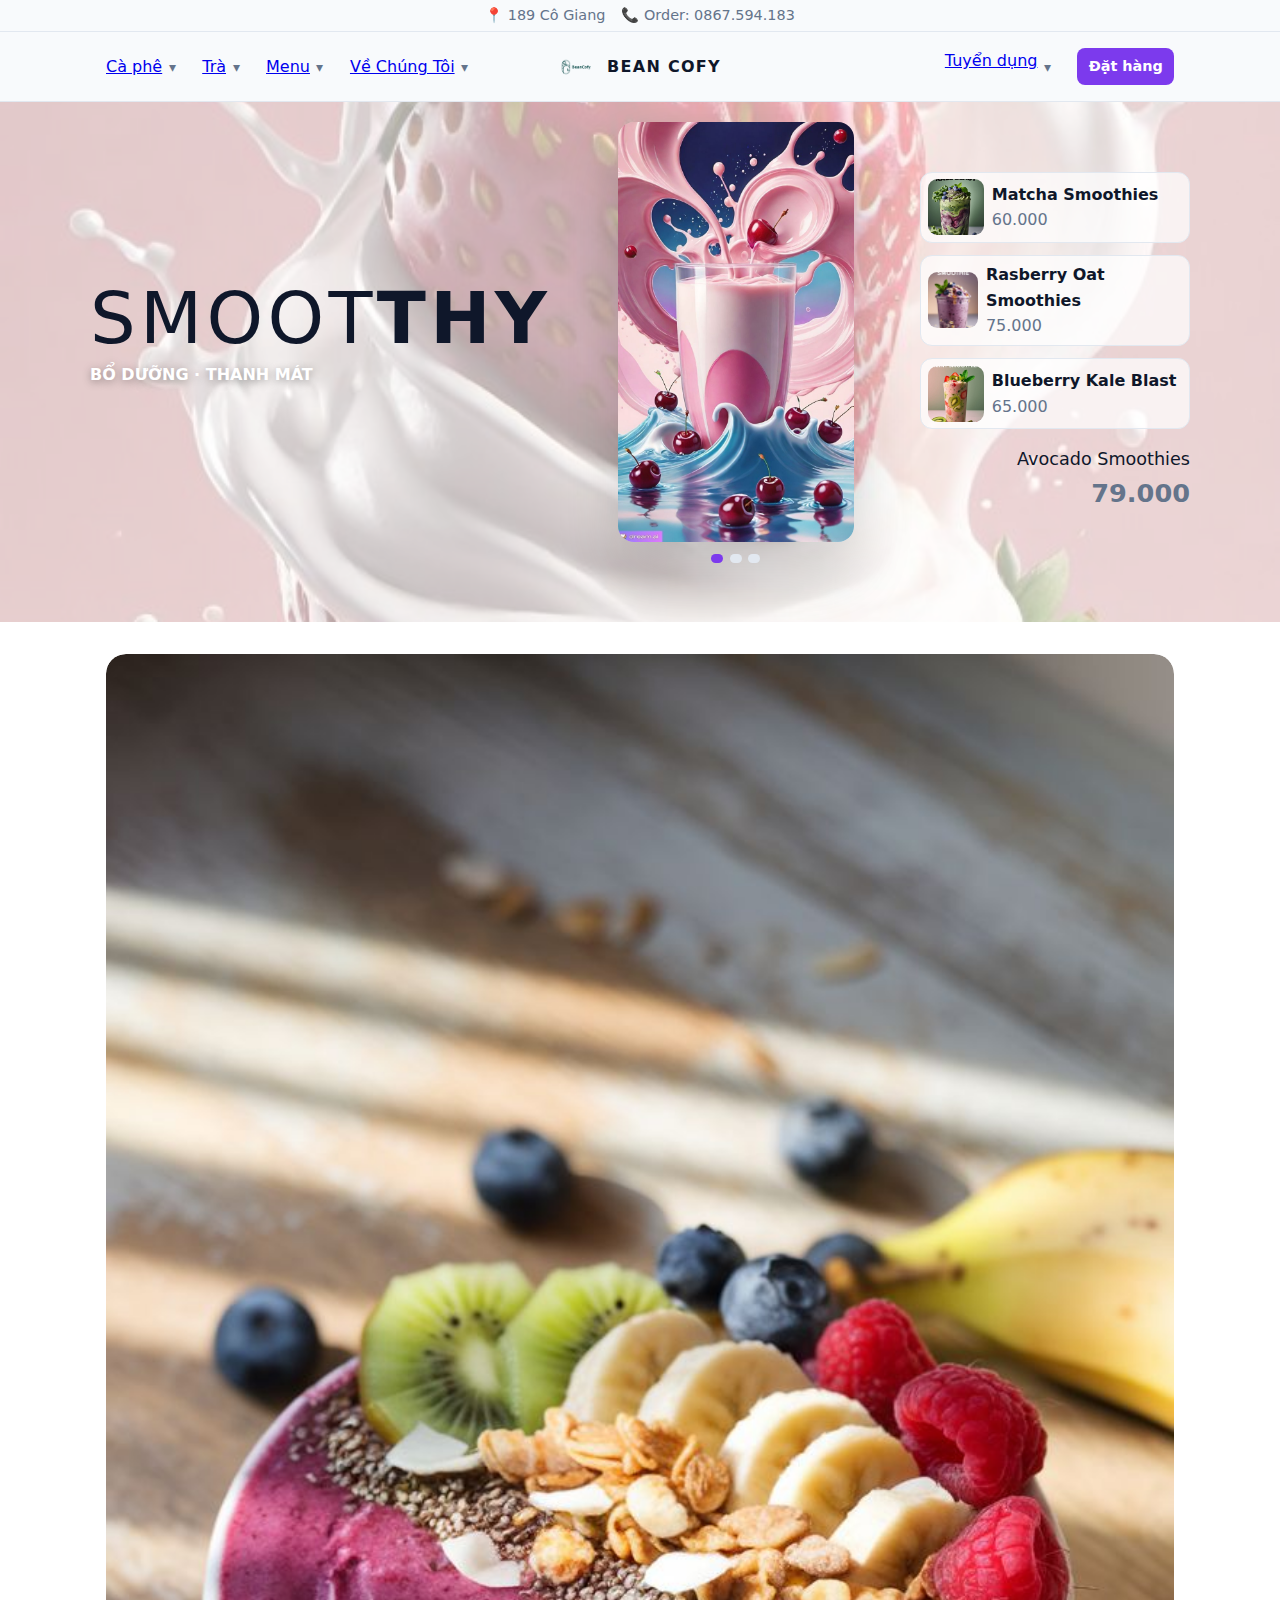
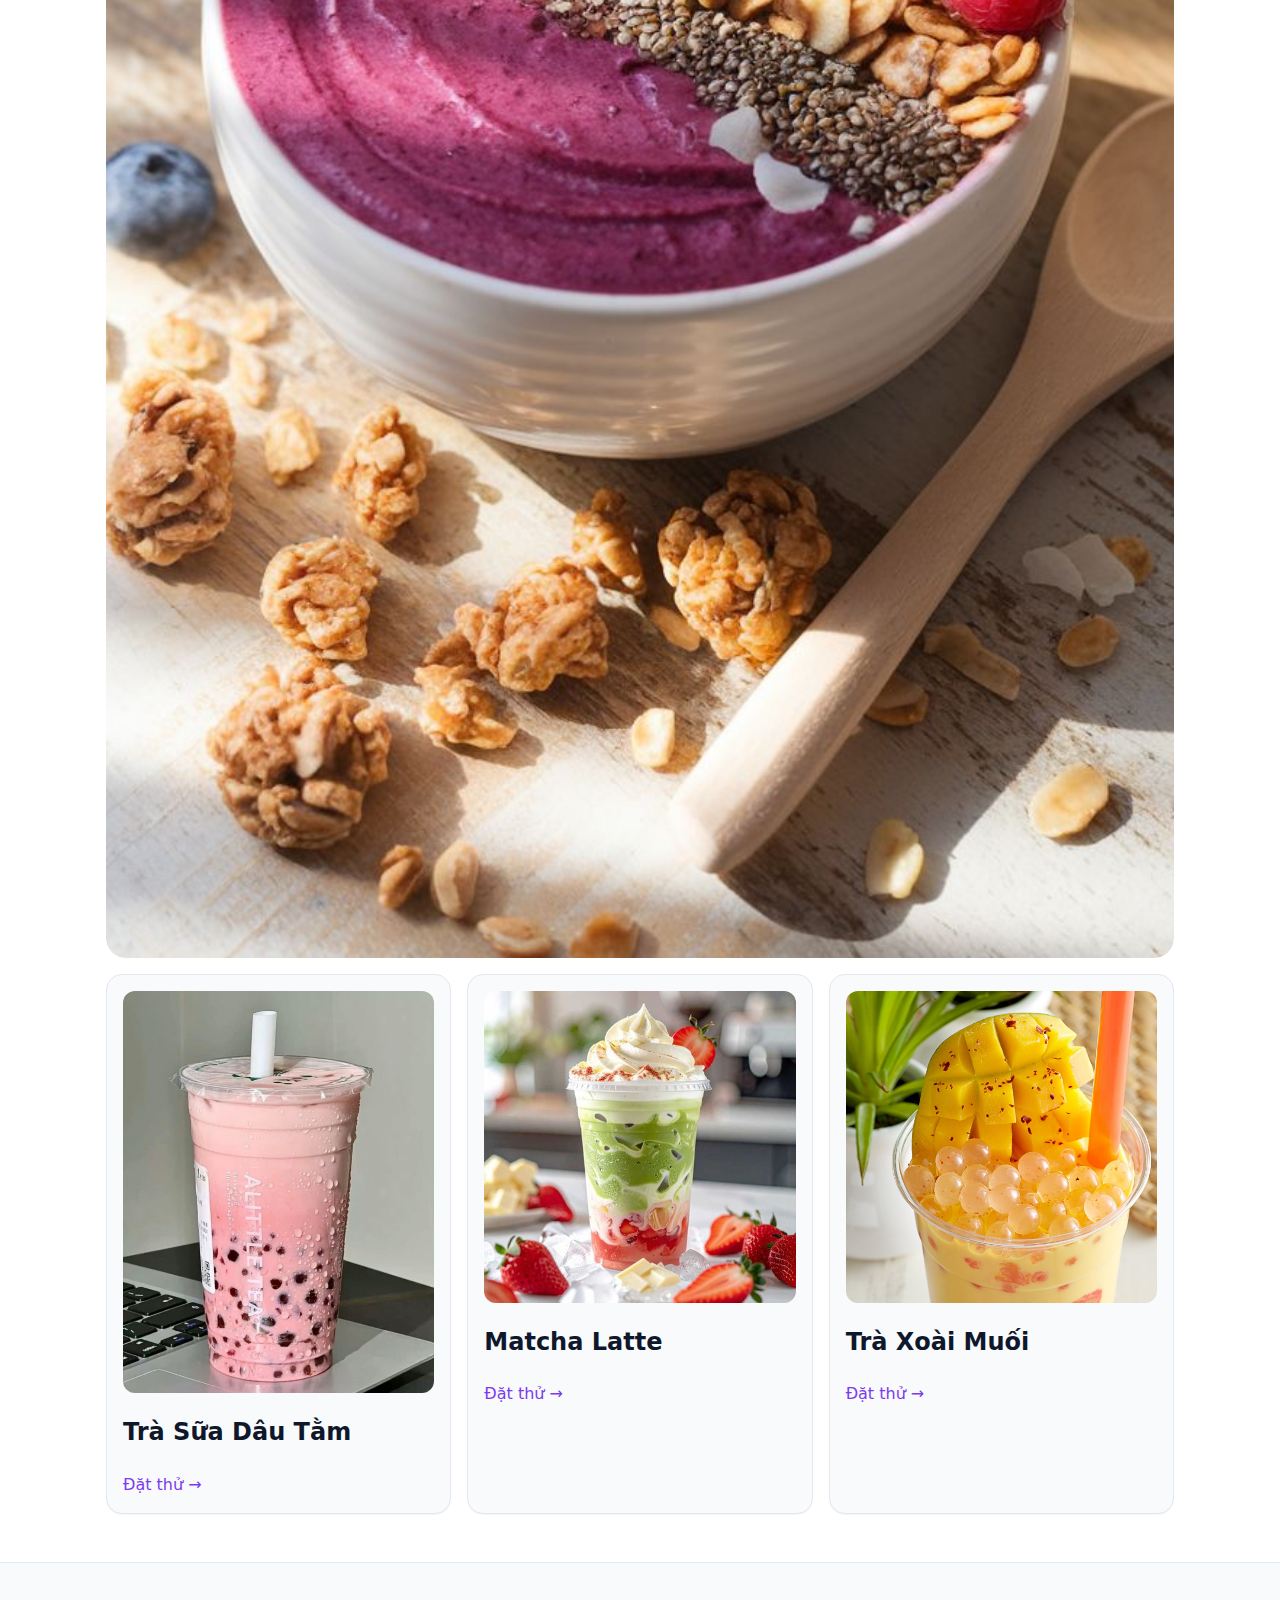
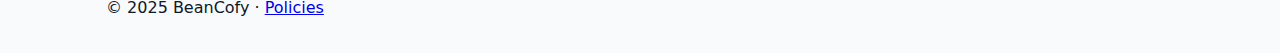
<file: index.html>
<!DOCTYPE html>
<html lang="en">
<head>
  <meta charset="utf-8" />
  <meta name="viewport" content="width=device-width, initial-scale=1" />
  <meta name="description" content="Specialty coffee, pastries, and warm vibes." />
  <title>BeanCofy</title>
  <link rel="icon" href="/assets/img/logo.png" type="image/png" />
  <link rel="stylesheet" href="/assets/css/styles.css" />
</head>
<body>
  <a class="skip-link" href="#content">Skip to content</a>

  <div class="topbar" role="region" aria-label="Store info">
    <div class="container topbar-inner">
      <span>📍 189 Cô Giang</span>
      <span>📞 Order: 0867.594.183</span>
    </div>
  </div>

  <!--logo-->
  <header class="site-header header-centered" role="banner">
    <div class="container">
      <nav class="site-nav centered" aria-label="Main">
        <button id="navToggle" class="nav-toggle" aria-expanded="false" aria-controls="navMenu">Menu ☰</button>
        <ul class="left menu-root" id="navMenu">
          
          <!--LR-->
            <!--CÀE-->
          <li class="has-submenu">
            <a href="menu.html" aria-haspopup="true" aria-expanded="false">Cà phê</a> 
            <button class="submenu-toggle" aria-label="Mở danh mục Cà phê"></button>
            <ul class="submenu" aria-label="Danh mục Cà phê">
              <li><a href="menu.html#espresso">Espresso</a></li>
              <li><a href="menu.html#americano">Americano</a></li>
              <li><a href="menu.html#latte">Latte</a></li>
              <li><a href="menu.html#cappuccino">Cappuccino</a></li>
              <li><a href="menu.html#coldbrew">Cold Brew</a></li>
            </ul>
          </li>

          <!--muc tra-->
          <li class="has-submenu">
            <a href="/menu.html" aria-haspopup="true" aria-expanded="false">Trà</a>
            <button class="submenu-toggle" aria-label="Mở danh mục Trà"></button>
            <ul class="submenu" aria-label="Danh mục Trà">
              <li><a href="/menu.html#sen-tuyet">Trà Sen Tuyết</a></li>
              <li><a href="/menu.html#sen-may">Trà Sen Mây</a></li>
              <li><a href="/menu.html#sen-vai">Trà Sen Vải</a></li>
              <li><a href="/menu.html#dao-cam-sa">Trà Đào Cam Sả</a></li>
              <li><a href="/menu.html#tra-sua">Trà Sữa</a></li>
            </ul>
          </li>

          <!--menu-->
          <li class="has-submenu">
            <a href="/menu.html" aria-haspopup="true" aria-expanded="false">Menu</a>
            <button class="submenu-toggle" aria-label="Mở danh mục Menu"></button>
            <ul class="submenu" aria-label="Danh mục Menu">
              <li><a href="/menu.html#new">Đồ uống mới</a></li>
              <li><a href="/menu.html#bestseller">Bán chạy</a></li>
              <li><a href="/menu.html#bakery">Bánh ngọt</a></li>
              <li><a href="/menu.html#food">Món mặn</a></li>
            </ul>
          </li>

          <!--aboutUS-->
          <li class="has-submenu">
            <a href="/aboutus.html" aria-haspopup="true" aria-expanded="false">Về Chúng Tôi</a>
            <button class="submenu-toggle" aria-label="Mở danh mục Chuyện Nhà"></button>
            <ul class="submenu" aria-label="Chuyện Nhà">
              <li><a href="/blog.html">Blog</a></li>
              <li><a href="/blog.html#promo">Khuyến mãi</a></li>
              <li><a href="/blog.html#events">Sự kiện</a></li>
            </ul>
          </li>
        </ul>

        <!--ten cua hang-->
        <a class="brand-center" href="/index.html" aria-label="Bean Cofy Home">
          <img src="/assets/img/logo.png" width="40" height="40" alt="Bean Cofy logo" />
          <span>BEAN COFY</span>
        </a>

        <!--right root menu -->
        <ul class="right menu-root">

          <!-- muc tuye dung-->
          <li class="has-submenu">
            <a href="/tuyendung.html" aria-haspopup="true" aria-expanded="false">Tuyển dụng</a>
            <button class="submenu-toggle" aria-label="Mở danh mục Tuyển dụng"></button>
            <ul class="submenu" aria-label="Tuyển dụng">
              <li><a href="/policy.html#pt">Part-time Barista</a></li>
              <li><a href="/policy.html#ft">Full-time Barista</a></li>
              <li><a href="/policy.html#apply">Ứng tuyển</a></li>
            </ul>
          </li>

          <li><a class="btn small" href="/dathang.html">Đặt hàng</a></li>
        </ul>
      </nav>
    </div>
  </header>

  <main id="content" class="site-main">
    <!-- HERO banner -->
    <section class="hero-full" aria-label="Featured collection">
      <div class="hero-bg" style="background-image:url('/assets/img/nuoc1.jpg')"></div>
      <div class="container hero-layer">
        <div class="hero-title">
          <h1><span class="thin">SMOOT</span>THY</h1>
          <p class="subtitle">BỔ DƯỠNG · THANH MÁT</p>
        </div>
        <div class="hero-product">
          <img src="/assets/img/nuoc2.jpg" alt="Featured pink lotus drink" />
          <div class="dots" role="tablist" aria-label="Banner slides">
            <button aria-label="Slide 1" aria-selected="true"></button>
            <button aria-label="Slide 2"></button>
            <button aria-label="Slide 3"></button>
          </div>
        </div>
        <aside class="hero-side" aria-label="Recommended drinks">
          <ul>
            <li>
              <img src="/assets/img/nuoc4.jpg" alt="" />
              <div>
                <div class="drink-name">Matcha Smoothies</div>
                <div class="price">60.000</div>
              </div>
            </li>
            <li>
              <img src="/assets/img/nuoc5.jpg" alt="" />
              <div>
                <div class="drink-name">Rasberry Oat Smoothies</div>
                <div class="price">75.000</div>
              </div>
            </li>
            <li>
              <img src="/assets/img/nuoc6.jpg" alt="" />
              <div>
                <div class="drink-name">Blueberry Kale Blast</div>
                <div class="price">65.000</div>
              </div>
            </li>
          </ul>
          <div class="hero-price-highlight">
            <div class="name">Avocado Smoothies</div>
            <div class="price big">79.000</div>
          </div>
        </aside>
      </div>
    </section>

    <!-- card grid -->
    <section class="container promo-cards" aria-label="Popular items">
      
      <article class="promo promo-big">
        <a href="/menu.html" class="promo-big-link" aria-label="Khám phá MÊ A-MÊ">
          <img src="/assets/img/smoothy.jpg" alt="Americano từ 100% Arabica. Uống là mê." />
        </a>
      </article>
      <article class="card promo">
        <img src="/assets/img/nuoc7.jpg" alt="Trà Sữa Dâu Tằm" />
        <h2>Trà Sữa Dâu Tằm</h2>
        <a class="text-link" href="/menu.html#food">Đặt thử →</a>
      </article>
      <article class="card promo">
        <img src="/assets/img/nuoc8.jpg" alt="Matcha" />
        <h2>Matcha Latte</h2>
        <a class="text-link" href="/menu.html#dessert">Đặt thử →</a>
      </article>
      <article class="card promo">
        <img src="/assets/img/nuoc9.jpg" alt="Trà xoài" />
        <h2>Trà Xoài Muối</h2>
        <a class="text-link" href="/menu.html#food">Đặt thử →</a>
      </article>
    </section>
  </main>

  <footer class="site-footer">
    <div class="container">
      <p>&copy; 2025 BeanCofy · <a href="/policy.html">Policies</a></p>
    </div>
  </footer>

  <script src="/assets/js/main.js" defer></script>
</body>
</html>
</file>
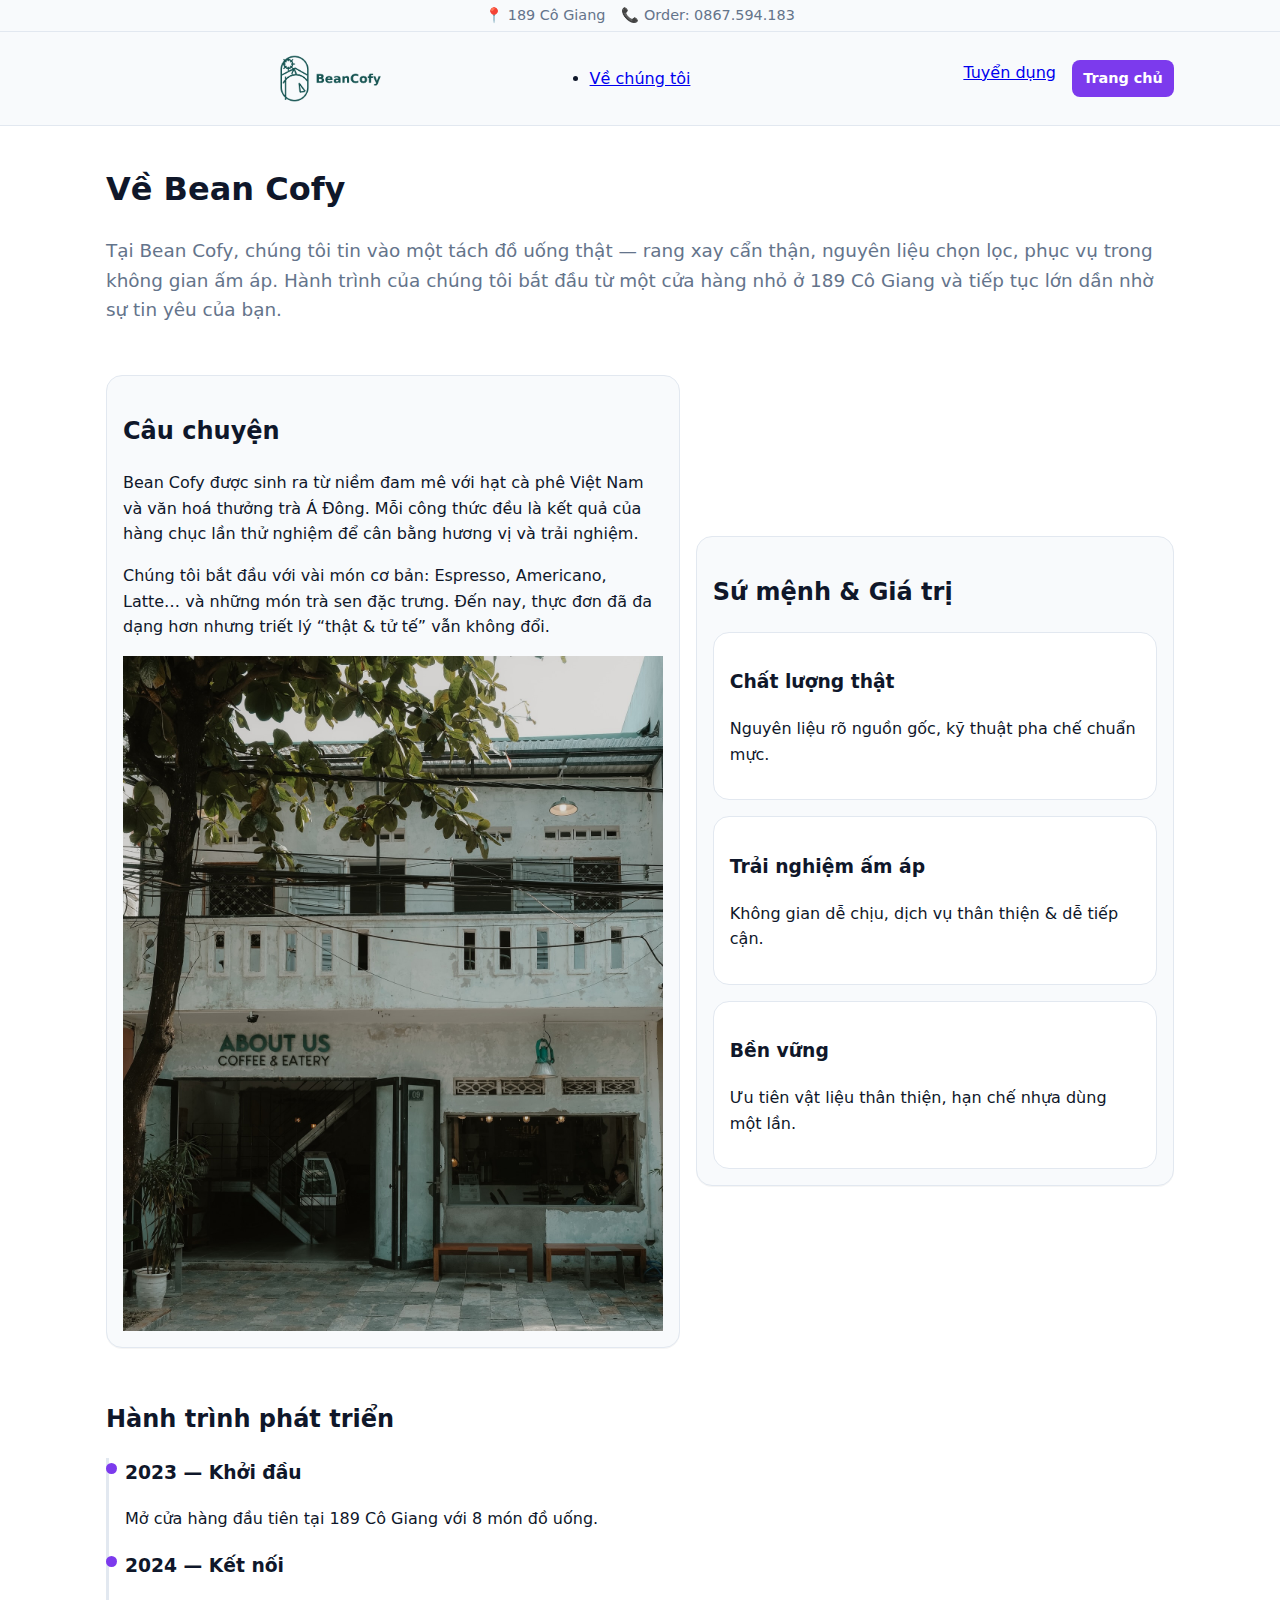
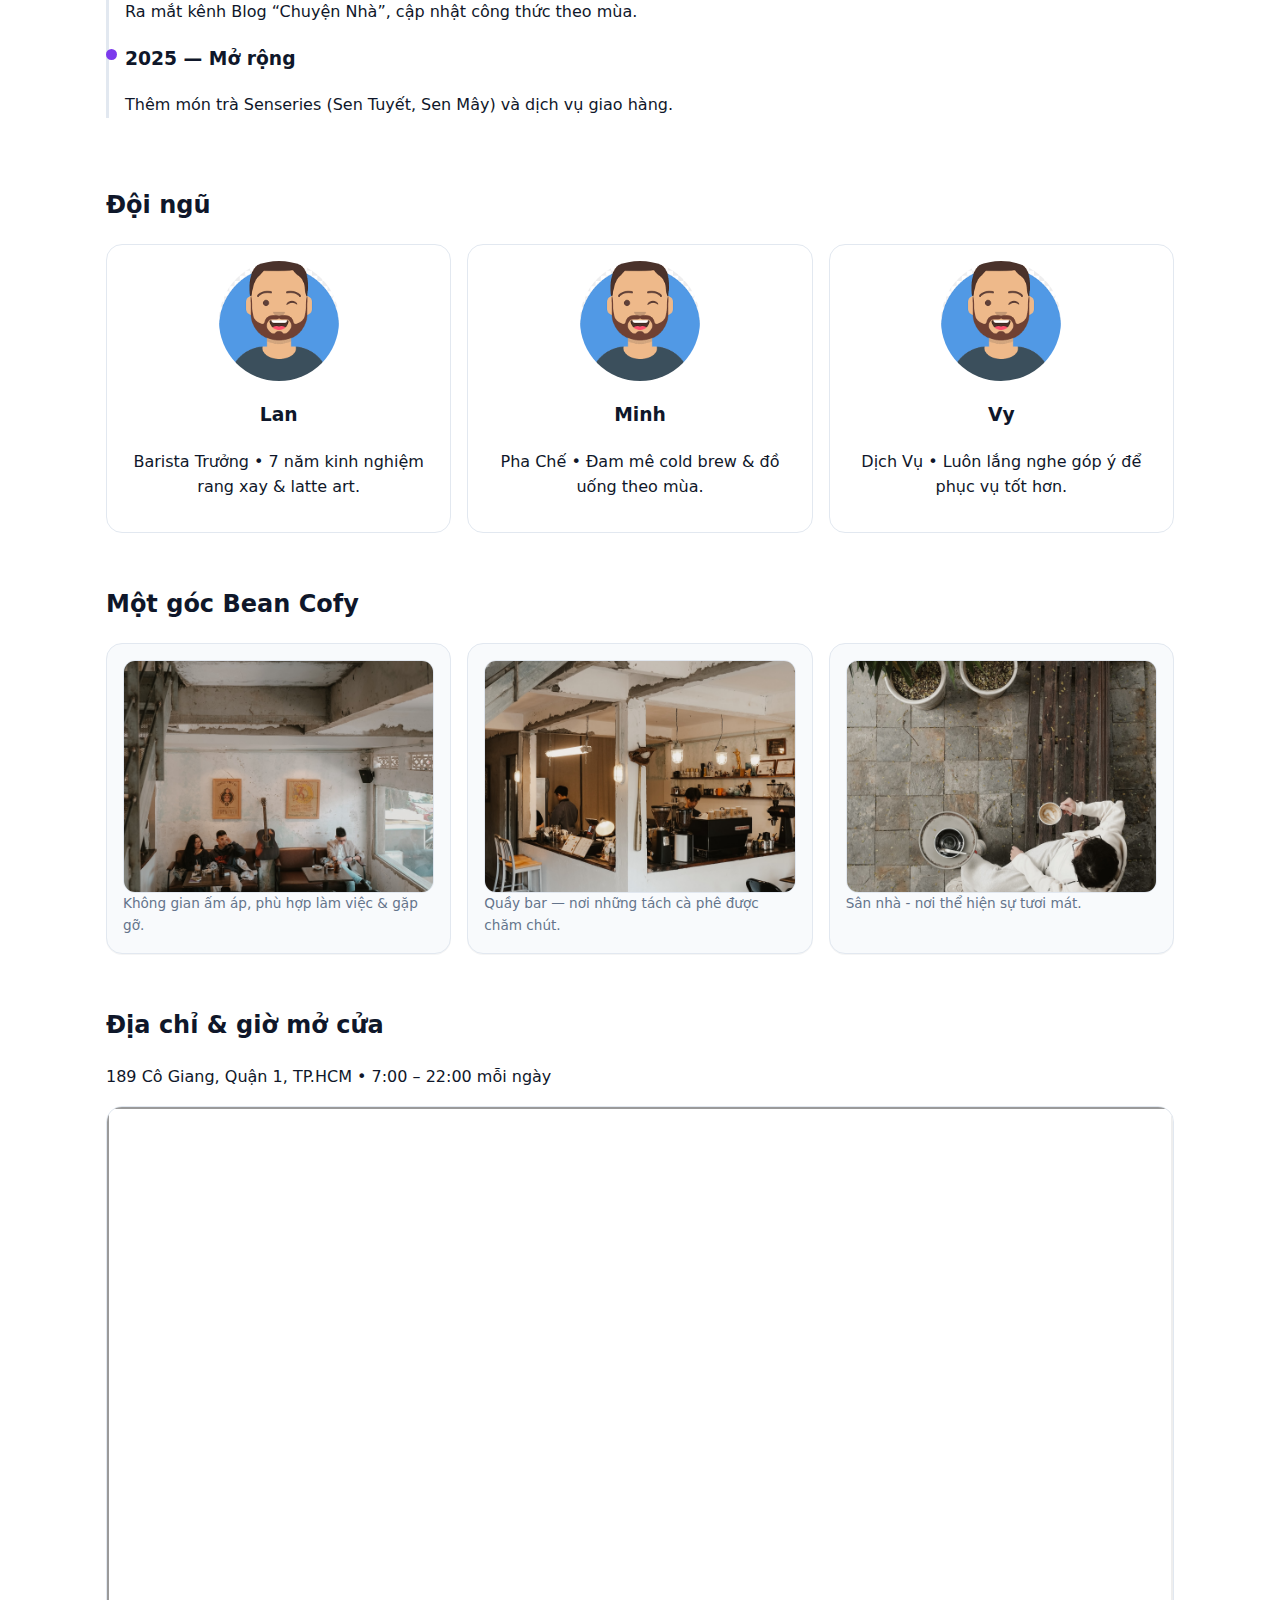
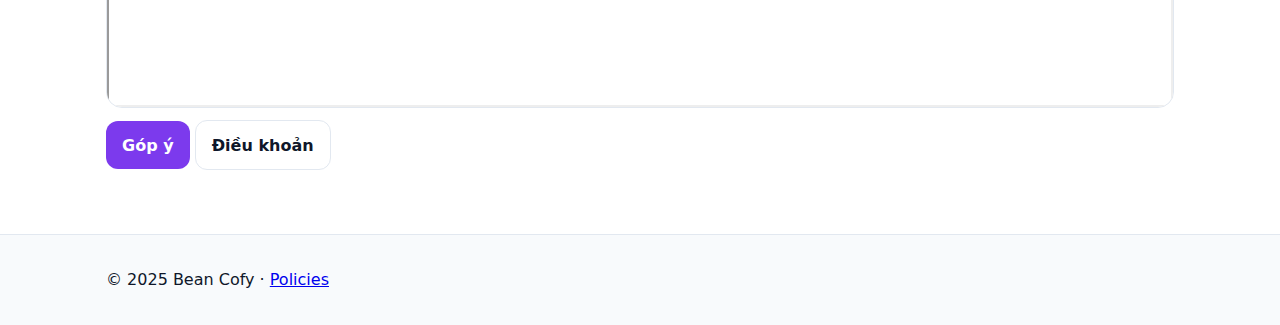
<file: aboutus.html>
<!DOCTYPE html>
<html lang="vi">
<head>
  <meta charset="utf-8" />
  <meta name="viewport" content="width=device-width, initial-scale=1" />
  <meta name="description" content="mô tả" />
  <title>Về chúng tôi • Bean Cofy</title>
  <link rel="icon" href="/assets/img/logo.png" type="image/png" />
  <link rel="stylesheet" href="/assets/css/styles.css" />
  <style>

    /*CSS*/
    .about-hero{background:var(--surface);border-bottom:1px solid var(--border)}
    .about-lead{font-size:1.15rem;color:var(--muted)}
    .values{display:grid;grid-template-columns:repeat(auto-fit,minmax(220px,1fr));gap:1rem;margin-top:1rem}
    .value{padding:1rem;border:1px solid var(--border);border-radius:var(--radius);background:var(--bg)}
    .timeline{border-left:3px solid var(--border);padding-left:1rem;margin:1rem 0}
    .timeline .item{position:relative;margin:1rem 0}
    .timeline .item::before{content:"";position:absolute;left:-1.2rem;top:.3rem;width:.7rem;height:.7rem;border-radius:999px;background:var(--brand)}
    .team{display:grid;grid-template-columns:repeat(auto-fit,minmax(220px,1fr));gap:1rem}
    .member{padding:1rem;border:1px solid var(--border);border-radius:var(--radius);background:var(--bg);text-align:center}
    .member img{width:120px;height:120px;object-fit:cover;border-radius:999px;margin:0 auto .5rem}
    .about-media{display:grid;grid-template-columns:repeat(auto-fit,minmax(260px,1fr));gap:1rem;margin-top:1rem}
    .about-media figure{margin:0}
    .about-media img{width:100%;aspect-ratio:4/3;object-fit:cover;border-radius:calc(var(--radius) - 4px);border:1px solid var(--border)}
  </style>
</head>
<body>
  <a class="skip-link" href="#main">Bỏ qua nội dung</a>

  <div class="topbar" role="region" aria-label="Store info">
    <div class="container topbar-inner">
      <span>📍 189 Cô Giang</span>
      <span>📞 Order: 0867.594.183</span>
    </div>
  </div>

  <!--Header-->
  <header class="site-header header-centered about-hero" role="banner">
    <div class="container">
      <nav class="site-nav centered" aria-label="Main">
        <button id="navToggle" class="nav-toggle" aria-expanded="false" aria-controls="navMenu">Menu ☰</button>

        <a class="brand-center" href="/index.html" aria-label="Bean Cofy Home">
          <img src="/assets/img/logo.png" width="140" height="48" alt="BEAN COFY logo" />
        </a>

        <!--LR-->
          <li><a href="/aboutus.html" aria-current="page">Về chúng tôi</a></li>
        </ul>

        <!--RR-->
        <ul class="right menu-root">
          <li><a href="/policy.html#jobs">Tuyển dụng</a></li>
          <li><a class="btn small" href="/index.html">Trang chủ</a></li>
        </ul>
      </nav>
    </div>
  </header>

  <main id="main" class="site-main">
    <section class="container" aria-labelledby="about-title" style="padding-top:1rem">
      <h1 id="about-title">Về Bean Cofy</h1>
      <p class="about-lead">Tại Bean Cofy, chúng tôi tin vào một tách đồ uống thật — rang xay cẩn thận, nguyên liệu chọn lọc, phục vụ trong không gian ấm áp. Hành trình của chúng tôi bắt đầu từ một cửa hàng nhỏ ở 189 Cô Giang và tiếp tục lớn dần nhờ sự tin yêu của bạn.</p>
    </section>

  
    <section class="container grid-2" aria-label="Câu chuyện & Sứ mệnh">
      <div class="card">
        <h2>Câu chuyện</h2>
        <p>Bean Cofy được sinh ra từ niềm đam mê với hạt cà phê Việt Nam và văn hoá thưởng trà Á Đông. Mỗi công thức đều là kết quả của hàng chục lần thử nghiệm để cân bằng hương vị và trải nghiệm.</p>
        <p>Chúng tôi bắt đầu với vài món cơ bản: Espresso, Americano, Latte… và những món trà sen đặc trưng. Đến nay, thực đơn đã đa dạng hơn nhưng triết lý “thật & tử tế” vẫn không đổi.</p>
        <img src="/assets/img/us.jpg" alt="aboutus" />
      </div>
      <div class="card">
        <h2>Sứ mệnh & Giá trị</h2>
        <div class="values">
          <div class="value">
            <h3>Chất lượng thật</h3>
            <p>Nguyên liệu rõ nguồn gốc, kỹ thuật pha chế chuẩn mực.</p>
          </div>
          <div class="value">
            <h3>Trải nghiệm ấm áp</h3>
            <p>Không gian dễ chịu, dịch vụ thân thiện & dễ tiếp cận.</p>
          </div>
          <div class="value">
            <h3>Bền vững</h3>
            <p>Ưu tiên vật liệu thân thiện, hạn chế nhựa dùng một lần.</p>
          </div>
        </div>
      </div>
    </section>

    <section class="container" aria-labelledby="timeline-title">
      <h2 id="timeline-title">Hành trình phát triển</h2>
      <div class="timeline">
        <div class="item">
          <h3>2023 — Khởi đầu</h3>
          <p>Mở cửa hàng đầu tiên tại 189 Cô Giang với 8 món đồ uống.</p>
        </div>
        <div class="item">
          <h3>2024 — Kết nối</h3>
          <p>Ra mắt kênh Blog “Chuyện Nhà”, cập nhật công thức theo mùa.</p>
        </div>
        <div class="item">
          <h3>2025 — Mở rộng</h3>
          <p>Thêm món trà Senseries (Sen Tuyết, Sen Mây) và dịch vụ giao hàng.</p>
        </div>
      </div>
    </section>

    <section class="container" aria-labelledby="team-title">
      <h2 id="team-title">Đội ngũ</h2>
      <div class="team">
        <article class="member">
          <img src="/assets/img/ava.png" alt="Lan – Barista trưởng" />
          <h3>Lan</h3>
          <p>Barista Trưởng • 7 năm kinh nghiệm rang xay & latte art.</p>
        </article>
        <article class="member">
          <img src="/assets/img/ava.png" alt="Minh – Pha chế" />
          <h3>Minh</h3>
          <p>Pha Chế • Đam mê cold brew & đồ uống theo mùa.</p>
        </article>
        <article class="member">
          <img src="/assets/img/ava.png"alt="Vy – Dịch vụ khách hàng" />
          <h3>Vy</h3>
          <p>Dịch Vụ • Luôn lắng nghe góp ý để phục vụ tốt hơn.</p>
        </article>
      </div>
    </section>

    <section class="container" aria-labelledby="media-title">
      <h2 id="media-title">Một góc Bean Cofy</h2>
      <div class="about-media">
        <figure class="media card">
          <img src="/assets/img/tiem1.jpg" alt="Không gian bàn gỗ và ánh sáng ấm" />
          <figcaption class="hint">Không gian ấm áp, phù hợp làm việc & gặp gỡ.</figcaption>
        </figure>
        <figure class="media card">
          <img src="/assets/img/tiem2.jpg" alt="Khu vực order và quầy bar" />
          <figcaption class="hint">Quầy bar — nơi những tách cà phê được chăm chút.</figcaption>
        </figure>
        <figure class="media card">
          <img src="/assets/img/tiem3.jpg" alt="ngoài sân" />
          <figcaption class="hint">Sân nhà - nơi thể hiện sự tươi mát.</figcaption>
        </figure>
      </div>
    </section>

    <!--map-->
    <section class="container" aria-labelledby="map-title">
      <h2 id="map-title">Địa chỉ & giờ mở cửa</h2>
      <p> 189 Cô Giang, Quận 1, TP.HCM •  7:00 – 22:00 mỗi ngày</p>
      <div class="responsive-iframe" aria-label="Google Maps">
        <iframe src="https://www.google.com/maps?q=189%20Co%20Gian%20Ho%20Chi%20Minh&output=embed" loading="lazy"></iframe>
      </div>
      <p style="margin-top:.75rem">
        <a class="btn" href="/aboutus.html">Góp ý</a>
        <a class="btn secondary" href="/policy.html">Điều khoản</a>
      </p>
    </section>

  
  </main>

  <footer class="site-footer">
    <div class="container">
      <p>&copy; 2025 Bean Cofy · <a href="/policy.html">Policies</a></p>
    </div>
  </footer>

  <script src="/assets/js/main.js" defer></script>
</body>
</html>
</file>
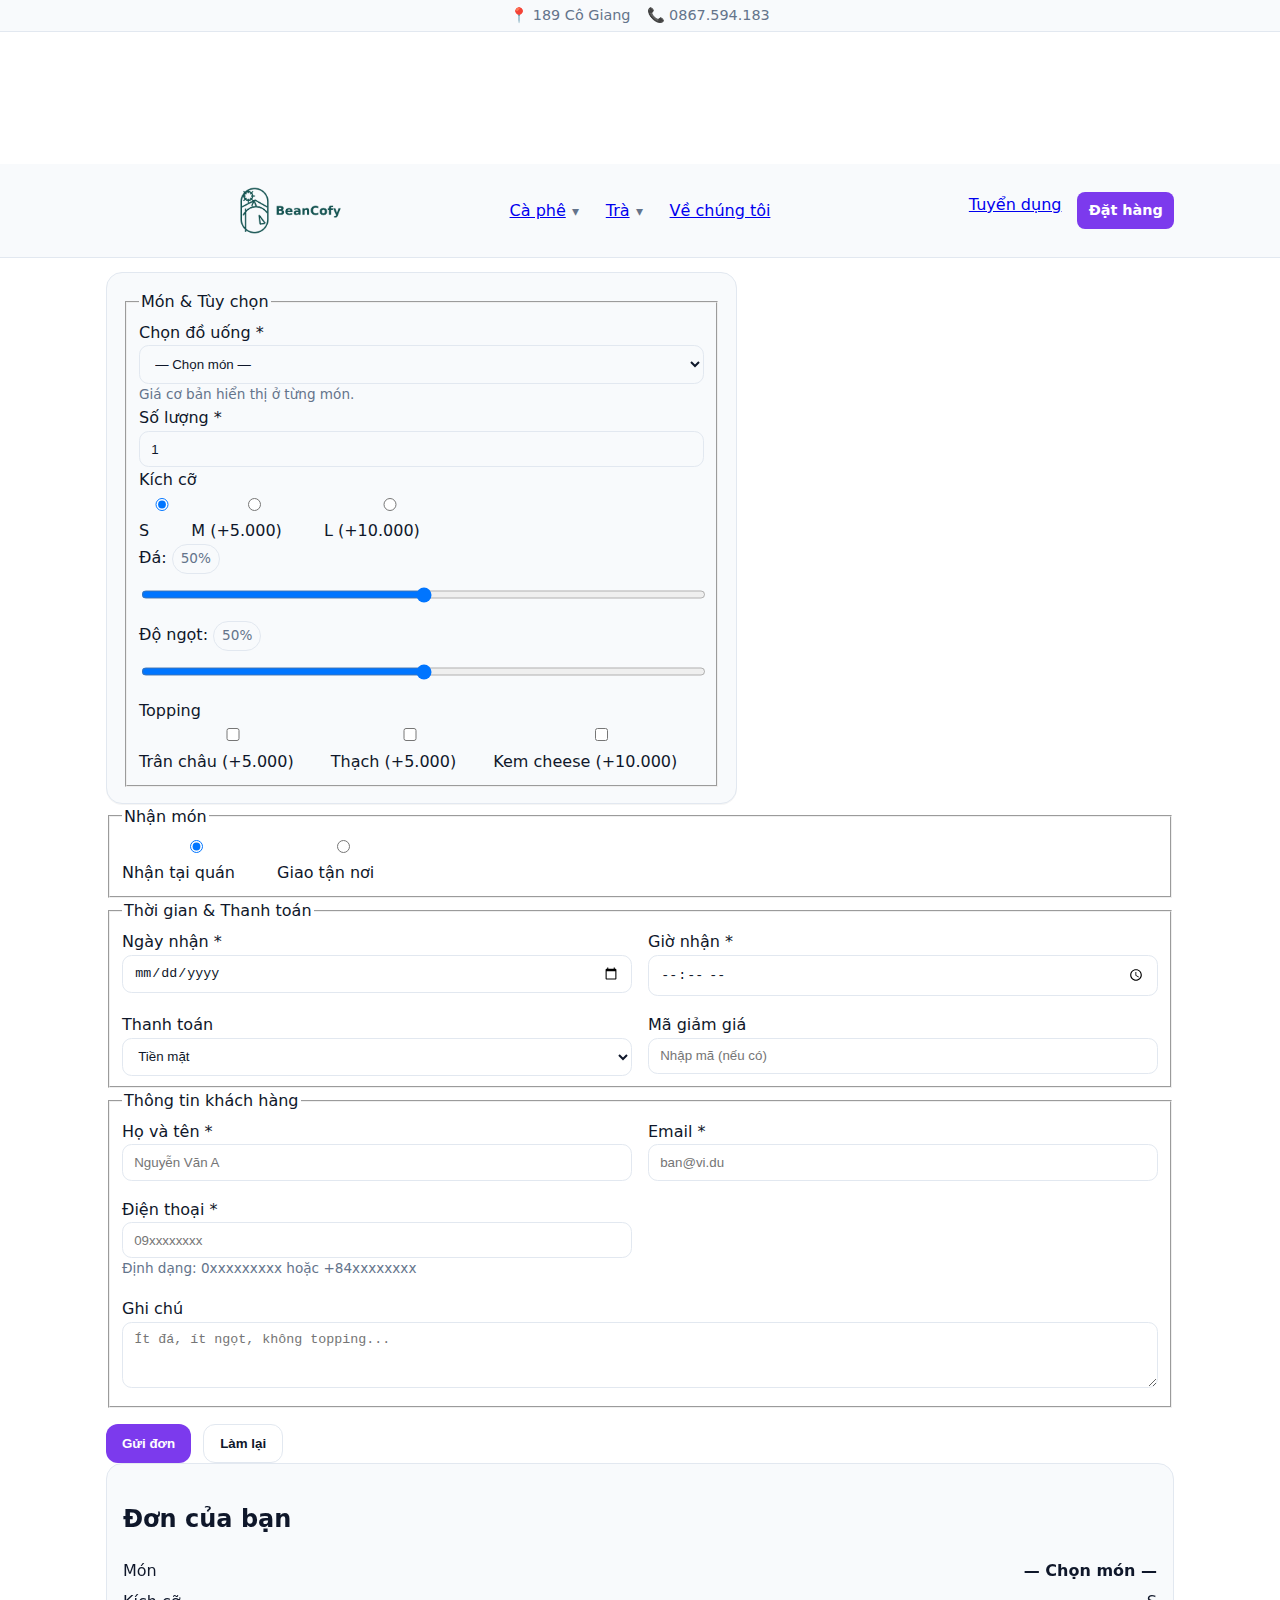
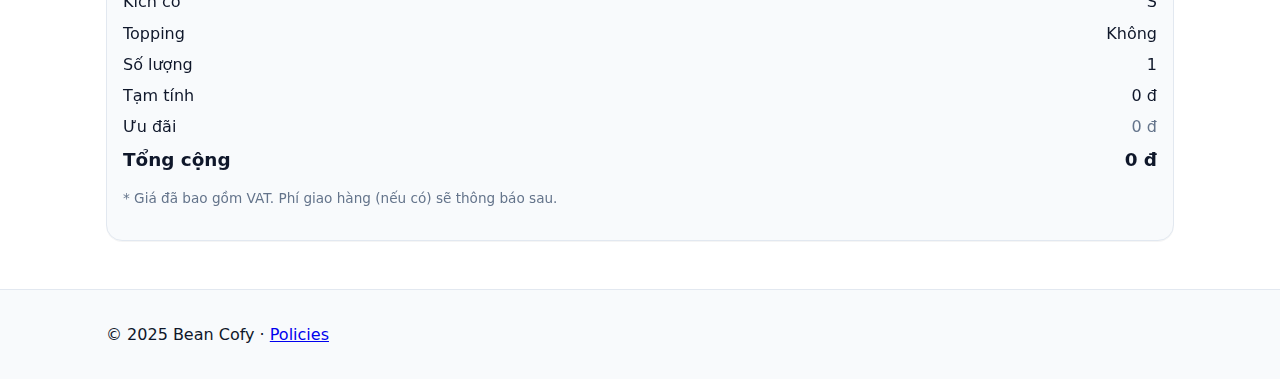
<file: dathang.html>
<!DOCTYPE html>
<html lang="vi">
<head>
  <meta charset="utf-8" />
  <meta name="viewport" content="width=device-width, initial-scale=1" />
  <meta name="description" content="Đặt hàng tại Bean Cofy – Giao tận nơi hoặc nhận tại quán" />
  <title>Đặt hàng • Bean Cofy</title>
  <link rel="icon" href="/assets/img/logo.png" type="image/png" />
  <link rel="stylesheet" href="/assets/css/styles.css" />
  <style>
    .order-hero{background:var(--surface);border-bottom:1px solid var(--border)}
    .order-wrap{display:grid;grid-template-columns:1.2fr .8fr;gap:1rem}
    .order-summary{position:sticky;top:80px;align-self:start}
    .sum-row{display:flex;justify-content:space-between;gap:.75rem}
    .sum-row + .sum-row{margin-top:.35rem}
    .sum-total{font-weight:800;font-size:1.15rem}
    .muted{color:var(--muted)}
    .hidden{display:none !important}
    @media (max-width: 980px){ .order-wrap{grid-template-columns:1fr} .order-summary{position:static} }
    .price-chip{display:inline-block;padding:.2rem .5rem;border:1px solid var(--border);border-radius:999px;font-size:.85rem;color:var(--muted)}
    .inline-help{font-size:.85rem;color:var(--muted)}
    .toppings{display:flex;gap:.75rem;flex-wrap:wrap}
  </style>
</head>
<body>
  <a class="skip-link" href="#main">Bỏ qua nội dung</a>

  <!--Topbar-->
  <div class="topbar" role="region" aria-label="Store info">
    <div class="container topbar-inner">
      <span>📍 189 Cô Giang</span>
      <span>📞 0867.594.183</span>
    </div>
  </div>

  <header class="site-header header-centered order-hero" role="banner">
    <div class="container">
      <nav class="site-nav centered" aria-label="Main">
        <button id="navToggle" class="nav-toggle" aria-expanded="false" aria-controls="navMenu">Menu ☰</button>

        <a class="brand-center" href="/index.html" aria-label="Bean Cofy Home">
          <img src="/assets/img/logo.png" width="140" height="48" alt="BEAN COFY logo" />
        </a>

        <ul class="left menu-root" id="navMenu">
          <li class="has-submenu">
            <a href="/menu.html#coffee" aria-haspopup="true" aria-expanded="false">Cà phê</a>
            <button class="submenu-toggle" aria-label="Mở danh mục Cà phê"></button>
            <ul class="submenu" aria-label="Danh mục Cà phê">
              <li><a href="/menu.html#espresso">Espresso</a></li>
              <li><a href="/menu.html#americano">Americano</a></li>
              <li><a href="/menu.html#latte">Latte</a></li>
              <li><a href="/menu.html#cappuccino">Cappuccino</a></li>
              <li><a href="/menu.html#coldbrew">Cold Brew</a></li>
            </ul>
          </li>

          <li class="has-submenu">
            <a href="/menu.html#tea" aria-haspopup="true" aria-expanded="false">Trà</a>
            <button class="submenu-toggle" aria-label="Mở danh mục Trà"></button>
            <ul class="submenu" aria-label="Danh mục Trà">
              <li><a href="/menu.html#sen-tuyet">Trà Sen Tuyết</a></li>
              <li><a href="/menu.html#sen-may">Trà Sen Mây</a></li>
              <li><a href="/menu.html#sen-vai">Trà Sen Vải</a></li>
              <li><a href="/menu.html#dao-cam-sa">Trà Đào Cam Sả</a></li>
              <li><a href="/menu.html#tra-sua">Trà Sữa</a></li>
            </ul>
          </li>

          <li><a href="/about.html">Về chúng tôi</a></li>
        </ul>

        <ul class="right menu-root">
          <li><a href="/tuyendung.html">Tuyển dụng</a></li>
          <li><a class="btn small" href="/dathang.html" aria-current="page">Đặt hàng</a></li>
        </ul>
      </nav>
    </div>
  </header>

  <main id="main" class="site-main">
    <section class="container" aria-labelledby="order-title" style="padding-top:1rem">
      <h1 id="order-title">Đặt hàng</h1>
      <p class="inline-help">Chọn món, điền thông tin và thời gian nhận món. Tổng tiền sẽ cập nhật tự động.</p>

      <div class="order-wrap">
        <!--Form-->
        <form id="orderForm" class="card" novalidate>
          <!--san pham-->
          <fieldset>
            <legend>Món & Tùy chọn</legend>

            <div class="full">
            <label for="item">Chọn đồ uống *</label>
            <select id="item" name="item" required>
              <option value="" disabled selected>— Chọn món —</option>

              <optgroup label="Cà phê">
                <option value="espresso"   data-price="30000">Espresso — 30.000</option>
                <option value="americano"  data-price="35000">Americano — 35.000</option>
                <option value="latte"      data-price="45000">Latte — 45.000</option>
                <option value="cappuccino" data-price="45000">Cappuccino — 45.000</option>
                <option value="coldbrew"   data-price="47000">Cold Brew — 47.000</option>
              </optgroup>

              <optgroup label="Trà">
                <option value="sen-tuyet"  data-price="79000">Trà Sen Tuyết — 79.000</option>
                <option value="sen-may"    data-price="65000">Trà Sen Mây — 65.000</option>
                <option value="sen-vai"    data-price="65000">Trà Sen Vải — 65.000</option>
                <option value="dao-cam-sa" data-price="65000">Trà Đào Cam Sả — 65.000</option>
                <option value="tra-sua"    data-price="55000">Trà Sữa — 55.000</option>
              </optgroup>
            </select>
            <div class="hint">Giá cơ bản hiển thị ở từng món.</div>
          </div>
              <div>
                <label>Số lượng *</label>
                <input id="qty" name="qty" type="number" min="1" max="20" step="1" value="1" required />
              </div>

              <div>
                <label>Kích cỡ</label>
                <div class="choices">
                  <label><input type="radio" name="size" value="S" checked> S</label>
                  <label><input type="radio" name="size" value="M"> M (+5.000)</label>
                  <label><input type="radio" name="size" value="L"> L (+10.000)</label>
                </div>
              </div>

              <div>
                <label for="ice">Đá: <span id="iceOut" class="price-chip">50%</span></label>
                <input id="ice" name="ice" type="range" min="0" max="100" step="10" value="50"
                       oninput="iceOut.textContent=this.value+'%'" />
              </div>

              <div>
                <label for="sweet">Độ ngọt: <span id="sweetOut" class="price-chip">50%</span></label>
                <input id="sweet" name="sweet" type="range" min="0" max="100" step="10" value="50"
                       oninput="sweetOut.textContent=this.value+'%'" />
              </div>

              <div class="full">
                <label>Topping</label>
                <div class="toppings">
                  <label><input type="checkbox" name="top" value="tranchau" data-price="5000"> Trân châu (+5.000)</label>
                  <label><input type="checkbox" name="top" value="thach" data-price="5000"> Thạch (+5.000)</label>
                  <label><input type="checkbox" name="top" value="kemcheese" data-price="10000"> Kem cheese (+10.000)</label>
                </div>
              </div>
            </div>
          </fieldset>

          
          <fieldset>
            <legend>Nhận món</legend>
            <div class="choices">
              <label><input type="radio" name="method" value="pickup" checked> Nhận tại quán</label>
              <label><input type="radio" name="method" value="delivery"> Giao tận nơi</label>
            </div>

            <div id="deliveryFields" class="form-grid hidden" aria-hidden="true">
              <div class="full">
                <label for="address">Địa chỉ giao *</label>
                <input id="address" name="address" type="text" placeholder="Số nhà, đường, phường, quận" />
              </div>
              <div>
                <label for="ward">Phường/Xã</label>
                <input id="ward" name="ward" type="text" />
              </div>
              <div>
                <label for="district">Quận/Huyện</label>
                <input id="district" name="district" type="text" />
              </div>
              <div>
                <label for="note-ship">Ghi chú giao hàng</label>
                <input id="note-ship" name="noteShip" type="text" placeholder="VD: gọi trước khi đến" />
              </div>
            </div>
          </fieldset>

          
          <fieldset>
            <legend>Thời gian & Thanh toán</legend>
            <div class="form-grid">
              <div>
                <label for="date">Ngày nhận *</label>
                <input id="date" name="date" type="date" required />
              </div>
              <div>
                <label for="time">Giờ nhận *</label>
                <input id="time" name="time" type="time" required />
              </div>
              <div>
                <label for="pay">Thanh toán</label>
                <select id="pay" name="pay">
                  <option value="cash">Tiền mặt</option>
                  <option value="card">Thẻ</option>
                  <option value="ewallet">Ví điện tử</option>
                </select>
              </div>
              <div>
                <label for="coupon">Mã giảm giá</label>
                <input id="coupon" name="coupon" list="coupon-list" placeholder="Nhập mã (nếu có)" />
                <datalist id="coupon-list">
                  <option value="SEN10">Giảm 10%</option>
                  <option value="FREESHIP">Miễn phí ship nội quận</option>
                </datalist>
              </div>
            </div>
          </fieldset>

          <!--Khách hàng-->
          <fieldset>
            <legend>Thông tin khách hàng</legend>
            <div class="form-grid">
              <div>
                <label for="fullname">Họ và tên *</label>
                <input id="fullname" name="fullname" type="text" required placeholder="Nguyễn Văn A" />
              </div>
              <div>
                <label for="email">Email *</label>
                <input id="email" name="email" type="email" required placeholder="ban@vi.du" />
              </div>
              <div>
                <label for="phone">Điện thoại *</label>
                <input id="phone" name="phone" type="tel" required placeholder="09xxxxxxxx"
                       pattern="^(0|\\+84)[0-9]{9,10}$" />
                <div class="hint">Định dạng: 0xxxxxxxxx hoặc +84xxxxxxxx</div>
              </div>
              <div class="full">
                <label for="note">Ghi chú</label>
                <textarea id="note" name="note" rows="3" placeholder="Ít đá, ít ngọt, không topping..."></textarea>
              </div>
            </div>
            <input type="hidden" name="source" value="order-page" />
          </fieldset>

          <div class="form-actions">
            <button type="submit" class="btn">Gửi đơn</button>
            <button type="reset" class="btn secondary">Làm lại</button>
            <span id="orderStatus" class="hint" role="status" aria-live="polite"></span>
          </div>
        </form>

        <!--form tom tat don-->
        <aside class="order-summary card" aria-label="Tóm tắt đơn hàng">
          <h2>Đơn của bạn</h2>
          <div class="sum-row"><span>Món</span><strong id="sumItem">—</strong></div>
          <div class="sum-row"><span>Kích cỡ</span><span id="sumSize">S</span></div>
          <div class="sum-row"><span>Topping</span><span id="sumTop">Không</span></div>
          <div class="sum-row"><span>Số lượng</span><span id="sumQty">1</span></div>
          <div class="sum-row"><span>Tạm tính</span><span id="sumSub">0 đ</span></div>
          <div class="sum-row"><span>Ưu đãi</span><span id="sumDisc" class="muted">0 đ</span></div>
          <div class="sum-row sum-total"><span>Tổng cộng</span><span id="sumTotal">0 đ</span></div>
          <p class="hint">* Giá đã bao gồm VAT. Phí giao hàng (nếu có) sẽ thông báo sau.</p>
        </aside>
      </div>
    </section>
  </main>

  <footer class="site-footer">
    <div class="container">
      <p>&copy; 2025 Bean Cofy · <a href="/policy.html">Policies</a></p>
    </div>
  </footer>

  <script src="/assets/js/main.js" defer></script>
  <script>
    

    (function(){
      const form = document.getElementById('orderForm');
      const status = document.getElementById('orderStatus');

      const itemSel = document.getElementById('item');
      const qty = document.getElementById('qty');
      const toppings = Array.from(document.querySelectorAll('input[name="top"]'));
      const sizeRadios = Array.from(document.querySelectorAll('input[name="size"]'));
      const methodRadios = Array.from(document.querySelectorAll('input[name="method"]'));
      const deliveryFields = document.getElementById('deliveryFields');
      const address = document.getElementById('address');
      const coupon = document.getElementById('coupon');

      // summary fields
      const sumItem = document.getElementById('sumItem');
      const sumSize = document.getElementById('sumSize');
      const sumTop  = document.getElementById('sumTop');
      const sumQty  = document.getElementById('sumQty');
      const sumSub  = document.getElementById('sumSub');
      const sumDisc = document.getElementById('sumDisc');
      const sumTotal= document.getElementById('sumTotal');

      const fmt = (v) => v.toLocaleString('vi-VN') + ' đ';

      function getBasePrice(){
        const opt = itemSel.options[itemSel.selectedIndex];
        return Number(opt.dataset.price || 0);
      }

      function getSizeFee(){
        const s = sizeRadios.find(r => r.checked)?.value || 'S';
        if (s === 'M') return 5000;
        if (s === 'L') return 10000;
        return 0;
      }

      function getToppingFee(){
        return toppings.filter(t => t.checked).reduce((a,t)=> a + Number(t.dataset.price||0), 0);
      }

      function getDiscount(subtotal){
        const code = (coupon.value || '').trim().toUpperCase();
        if (!code) return 0;
        if (code === 'SEN10') return Math.round(subtotal * 0.10);
        if (code === 'FREESHIP') return 0; // ship tính riêng, demo không cộng phí ship
        return 0;
      }

      function updateSummary(){
        const itemName = itemSel.options[itemSel.selectedIndex].textContent.split(' — ')[0];
        const size = sizeRadios.find(r => r.checked)?.value || 'S';
        const qtyVal = Math.max(1, Number(qty.value || 1));

        const base = getBasePrice();
        const sizeFee = getSizeFee();
        const topFee = getToppingFee();

        const priceOne = base + sizeFee + topFee;
        const subtotal = priceOne * qtyVal;
        const discount = getDiscount(subtotal);
        const total = Math.max(0, subtotal - discount);

        // summary text
        sumItem.textContent = itemName;
        sumSize.textContent = size;
        const tops = toppings.filter(t => t.checked).map(t => {
          const label = t.parentElement.textContent.trim();
          return label.replace(/\s*\(\+.*\)\s*/,'');
        });
        sumTop.textContent = tops.length ? tops.join(', ') : 'Không';
        sumQty.textContent = String(qtyVal);
        sumSub.textContent = fmt(subtotal);
        sumDisc.textContent = discount ? ('- ' + fmt(discount)) : '0 đ';
        sumTotal.textContent = fmt(total);
      }

      // nhận món: địa chỉ
      function toggleDelivery(){
        const isDelivery = methodRadios.find(r=>r.checked)?.value === 'delivery';
        deliveryFields.classList.toggle('hidden', !isDelivery);
        deliveryFields.setAttribute('aria-hidden', String(!isDelivery));
        address.required = isDelivery;
      }

      // events
      [itemSel, qty, coupon].forEach(el => el.addentListener ? el.addentListener('input',updateSummary) : el.addEventListener('input',updateSummary));
      toppings.forEach(t => t.addEventListener('change', updateSummary));
      sizeRadios.forEach(r => r.addEventListener('change', updateSummary));
      methodRadios.forEach(r => r.addEventListener('change', toggleDelivery));

      // submit
      form.addEventListener('submit', (e)=>{
        e.preventDefault();
        if(!form.checkValidity()){
          status.textContent = 'Vui lòng kiểm tra lại thông tin bắt buộc và định dạng.';
          status.style.color = 'tomato';
          form.reportValidity();
          return;
        }
        status.textContent = 'Cảm ơn bạn! Đơn hàng đã được ghi nhận.';
        status.style.color = 'green';
        form.reset();
        toggleDelivery();
        updateSummary();
      });

      // reset
      form.addEventListener('reset', ()=>{
        setTimeout(()=>{ // đợi reset xong
          coupon.value = '';
          toggleDelivery();
          updateSummary();
          status.textContent = '';
        },0);
      });

      // init
      toggleDelivery();
      updateSummary();
    })();
  </script>
</body>
</html>
</file>
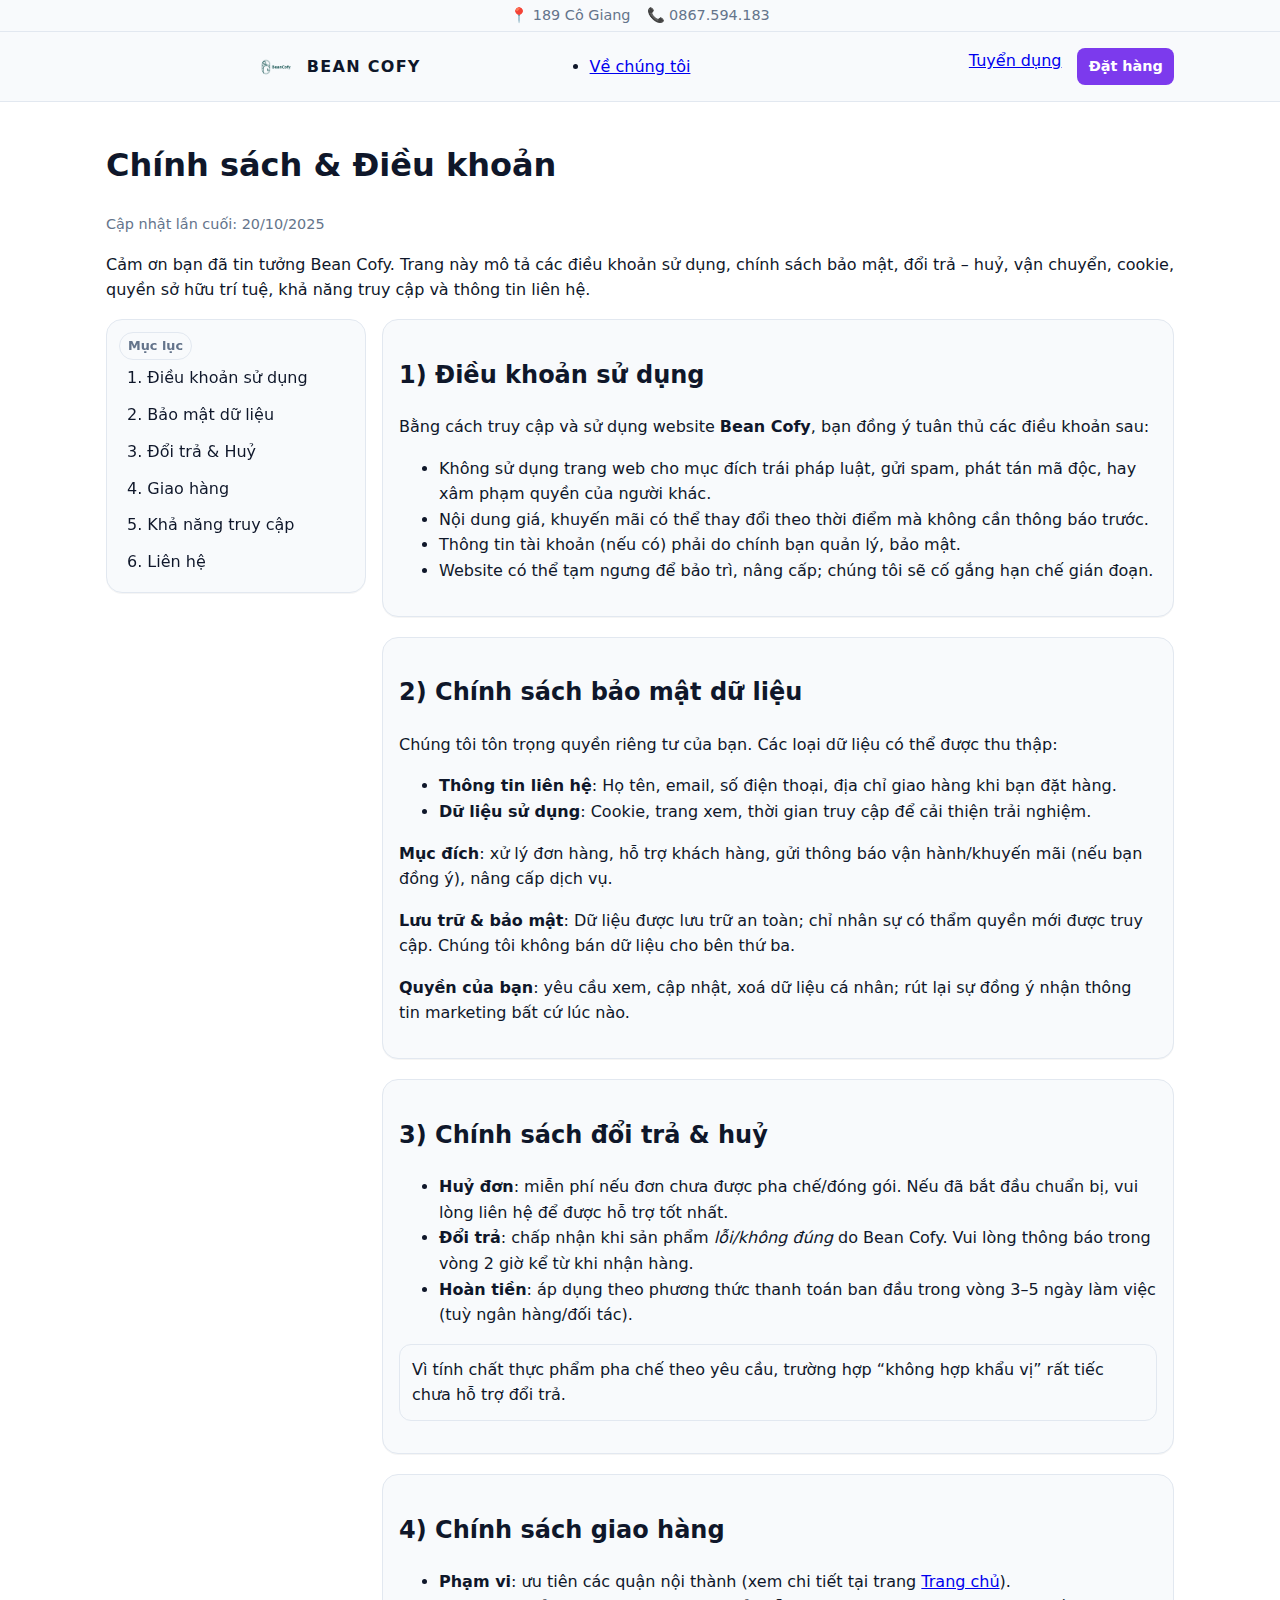
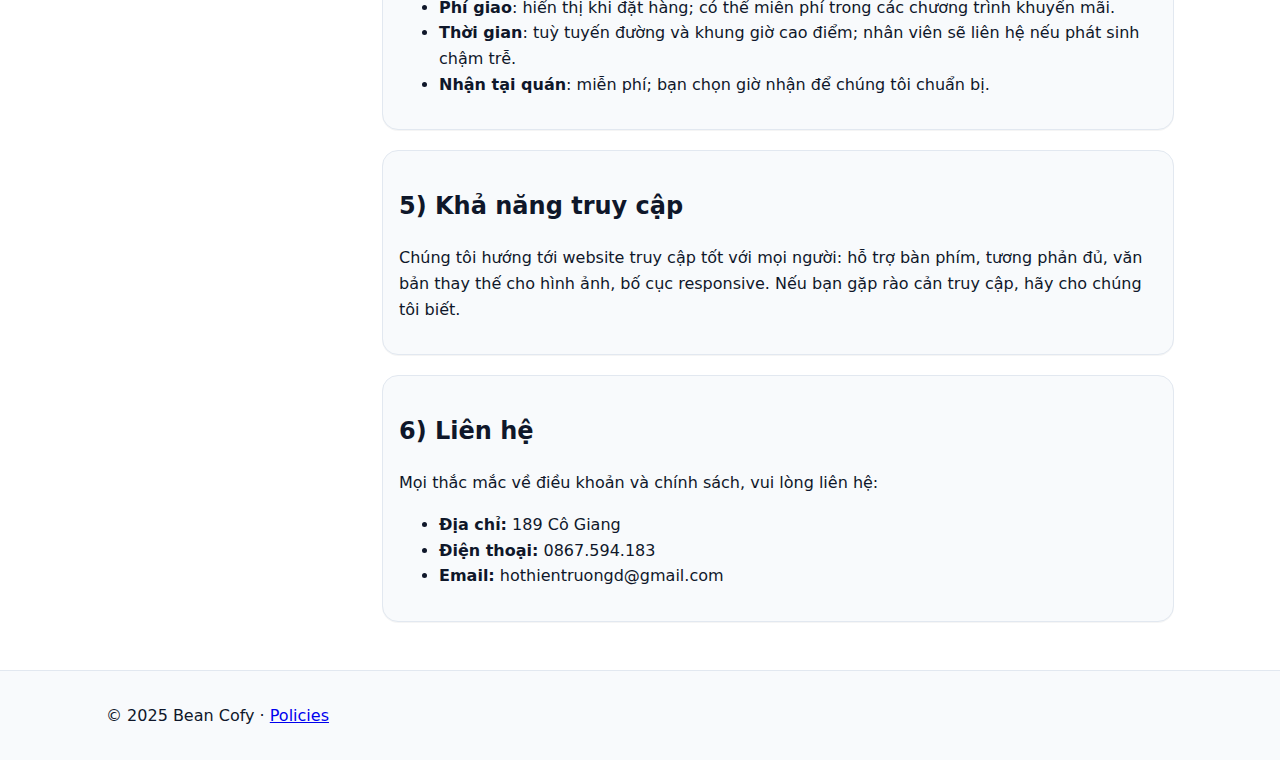
<file: policy.html>
<!DOCTYPE html>
<html lang="vi">
<head>
  <meta charset="utf-8" />
  <meta name="viewport" content="width=device-width, initial-scale=1" />
  <meta name="description" content="Chính sách & Điều khoản của Bean Cofy" />
  <title>Chính sách & Điều khoản • Bean Cofy</title>
  <link rel="icon" href="/assets/img/logo.png" type="image/png" />
  <link rel="stylesheet" href="/assets/css/styles.css" />
  <style>
    
    .policy-hero{background:var(--surface);border-bottom:1px solid var(--border)}
    .policy-wrap{display:grid;grid-template-columns:260px 1fr;gap:1rem}
    .toc{position:sticky;top:80px;align-self:start}
    .toc .card{padding:.75rem}
    .toc a{display:block;padding:.35rem .5rem;border-radius:.5rem;text-decoration:none;color:var(--text)}
    .toc a:hover,.toc a:focus{background:var(--border)}
    .policy-section + .policy-section{margin-top:1.25rem}
    .badge{display:inline-block;font-size:.8rem;padding:.15rem .5rem;border:1px solid var(--border);border-radius:999px;color:var(--muted)}
    .note{background:var(--surface);border:1px solid var(--border);padding:.75rem;border-radius:.75rem}
    .meta{color:var(--muted);font-size:.9rem}
    .btn.print{margin-left:.5rem}
    @media (max-width: 980px){ .policy-wrap{grid-template-columns:1fr} .toc{position:static} }
  </style>
</head>
<body>
  <a class="skip-link" href="#main">Bỏ qua nội dung</a>

  <!-- Topbar -->
  <div class="topbar" role="region" aria-label="Store info">
    <div class="container topbar-inner">
      <span>📍 189 Cô Giang</span>
      <span>📞 0867.594.183</span>
    </div>
  </div>

  <!-- Header -->
  <header class="site-header header-centered policy-hero" role="banner">
    <div class="container">
      <nav class="site-nav centered" aria-label="Main">
        <button id="navToggle" class="nav-toggle" aria-expanded="false" aria-controls="navMenu">Menu ☰</button>

        <!-- BRAND -->
        <a class="brand-center" href="/index.html" aria-label="Bean Cofy Home">
          <img src="/assets/img/logo.png" width="40" height="40" alt="Bean Cofy logo" />
          <span>BEAN COFY</span>
        </a>

          <li><a href="/about.html">Về chúng tôi</a></li>
        </ul>

        <!-- RIGHT -->
        <ul class="right menu-root">
          <li><a href="/tuyendung.html">Tuyển dụng</a></li>
          <li><a class="btn small" href="/dathang.html">Đặt hàng</a></li>
        </ul>
      </nav>
    </div>
  </header>

  <main id="main" class="site-main">
    <section class="container" aria-labelledby="policy-title" style="padding-top:1rem">
      <div class="policy-head">
        <h1 id="policy-title">Chính sách & Điều khoản</h1>
        <p class="meta">Cập nhật lần cuối: <time datetime="2025-10-20">20/10/2025</time></p>
        <p>
          Cảm ơn bạn đã tin tưởng Bean Cofy. Trang này mô tả các điều khoản sử dụng,
          chính sách bảo mật, đổi trả – huỷ, vận chuyển, cookie, quyền sở hữu trí tuệ,
          khả năng truy cập và thông tin liên hệ.
        </p>
      </div>

      <div class="policy-wrap">
        <!-- TOC -->
        <aside class="toc" aria-label="Mục lục">
          <div class="card">
            <strong class="badge">Mục lục</strong>
            <nav>
              <a href="#terms">1. Điều khoản sử dụng</a>
              <a href="#privacy">2. Bảo mật dữ liệu</a>
              <a href="#refund">3. Đổi trả & Huỷ</a>
              <a href="#shipping">4. Giao hàng</a>
              <a href="#accessibility">5. Khả năng truy cập</a>
              <a href="#contact">6. Liên hệ</a>
            </nav>
          </div>
        </aside>

        <!-- CONTENT -->
        <div>
          <!-- 1.term -->
          <section id="terms" class="policy-section card" aria-labelledby="h-terms">
            <h2 id="h-terms">1) Điều khoản sử dụng</h2>
            <p>Bằng cách truy cập và sử dụng website <strong>Bean Cofy</strong>, bạn đồng ý tuân thủ các điều khoản sau:</p>
            <ul>
              <li>Không sử dụng trang web cho mục đích trái pháp luật, gửi spam, phát tán mã độc, hay xâm phạm quyền của người khác.</li>
              <li>Nội dung giá, khuyến mãi có thể thay đổi theo thời điểm mà không cần thông báo trước.</li>
              <li>Thông tin tài khoản (nếu có) phải do chính bạn quản lý, bảo mật.</li>
              <li>Website có thể tạm ngưng để bảo trì, nâng cấp; chúng tôi sẽ cố gắng hạn chế gián đoạn.</li>
            </ul>
          </section>

          <!-- 2.privacy-->
          <section id="privacy" class="policy-section card" aria-labelledby="h-privacy">
            <h2 id="h-privacy">2) Chính sách bảo mật dữ liệu</h2>
            <p>Chúng tôi tôn trọng quyền riêng tư của bạn. Các loại dữ liệu có thể được thu thập:</p>
            <ul>
              <li><strong>Thông tin liên hệ</strong>: Họ tên, email, số điện thoại, địa chỉ giao hàng khi bạn đặt hàng.</li>
              <li><strong>Dữ liệu sử dụng</strong>: Cookie, trang xem, thời gian truy cập để cải thiện trải nghiệm.</li>
            </ul>
            <p><strong>Mục đích</strong>: xử lý đơn hàng, hỗ trợ khách hàng, gửi thông báo vận hành/khuyến mãi (nếu bạn đồng ý), nâng cấp dịch vụ.</p>
            <p><strong>Lưu trữ & bảo mật</strong>: Dữ liệu được lưu trữ an toàn; chỉ nhân sự có thẩm quyền mới được truy cập. Chúng tôi không bán dữ liệu cho bên thứ ba.</p>
            <p><strong>Quyền của bạn</strong>: yêu cầu xem, cập nhật, xoá dữ liệu cá nhân; rút lại sự đồng ý nhận thông tin marketing bất cứ lúc nào.</p>
          </section>

          <!-- 3.refund-->
          <section id="refund" class="policy-section card" aria-labelledby="h-refund">
            <h2 id="h-refund">3) Chính sách đổi trả & huỷ</h2>
            <ul>
              <li><strong>Huỷ đơn</strong>: miễn phí nếu đơn chưa được pha chế/đóng gói. Nếu đã bắt đầu chuẩn bị, vui lòng liên hệ để được hỗ trợ tốt nhất.</li>
              <li><strong>Đổi trả</strong>: chấp nhận khi sản phẩm <em>lỗi/không đúng</em> do Bean Cofy. Vui lòng thông báo trong vòng 2 giờ kể từ khi nhận hàng.</li>
              <li><strong>Hoàn tiền</strong>: áp dụng theo phương thức thanh toán ban đầu trong vòng 3–5 ngày làm việc (tuỳ ngân hàng/đối tác).</li>
            </ul>
            <p class="note">Vì tính chất thực phẩm pha chế theo yêu cầu, trường hợp “không hợp khẩu vị” rất tiếc chưa hỗ trợ đổi trả.</p>
          </section>

          <!-- 4.ship-->
          <section id="shipping" class="policy-section card" aria-labelledby="h-shipping">
            <h2 id="h-shipping">4) Chính sách giao hàng</h2>
            <ul>
              <li><strong>Phạm vi</strong>: ưu tiên các quận nội thành (xem chi tiết tại trang <a href="/index.html">Trang chủ</a>).</li>
              <li><strong>Phí giao</strong>: hiển thị khi đặt hàng; có thể miễn phí trong các chương trình khuyến mãi.</li>
              <li><strong>Thời gian</strong>: tuỳ tuyến đường và khung giờ cao điểm; nhân viên sẽ liên hệ nếu phát sinh chậm trễ.</li>
              <li><strong>Nhận tại quán</strong>: miễn phí; bạn chọn giờ nhận để chúng tôi chuẩn bị.</li>
            </ul>
          </section>
          <!-- 5.access-->
          <section id="accessibility" class="policy-section card" aria-labelledby="h-access">
            <h2 id="h-access">5) Khả năng truy cập</h2>
            <p>Chúng tôi hướng tới website truy cập tốt với mọi người: hỗ trợ bàn phím, tương phản đủ, văn bản thay thế cho hình ảnh, bố cục responsive. Nếu bạn gặp rào cản truy cập, hãy cho chúng tôi biết.</p>
          </section>

          <!-- 6.contact info-->
          <section id="contact" class="policy-section card" aria-labelledby="h-contact">
            <h2 id="h-contact">6) Liên hệ</h2>
            <p>Mọi thắc mắc về điều khoản và chính sách, vui lòng liên hệ:</p>
            <ul>
              <li><strong>Địa chỉ:</strong> 189 Cô Giang</li>
              <li><strong>Điện thoại:</strong> 0867.594.183</li>
              <li><strong>Email:</strong> hothientruongd@gmail.com</li>
            </ul>
          </section>
        </div>
      </div>
    </section>
  </main>

  <footer class="site-footer">
    <div class="container">
      <p>&copy; 2025 Bean Cofy · <a href="/policy.html" aria-current="page">Policies</a></p>
    </div>
  </footer>

  <script src="/assets/js/main.js" defer></script>
</body>
</html>
</file>
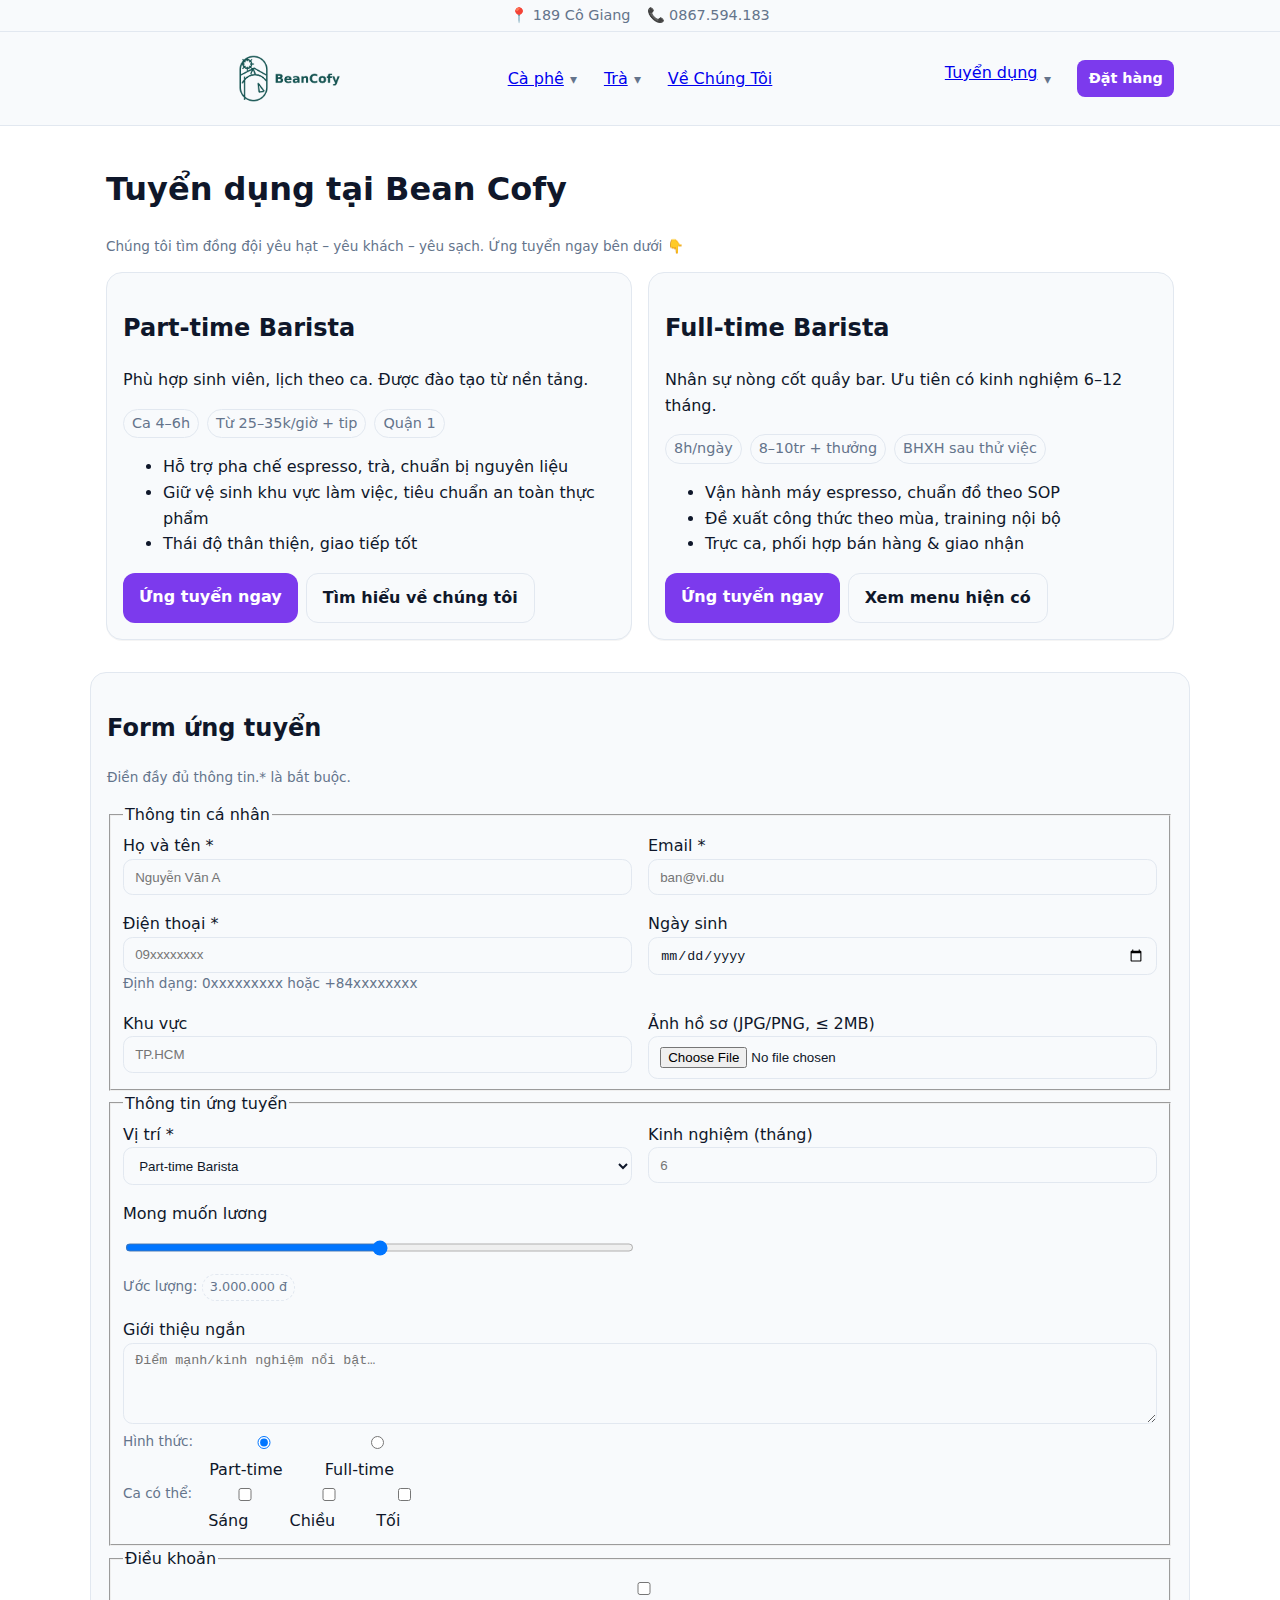
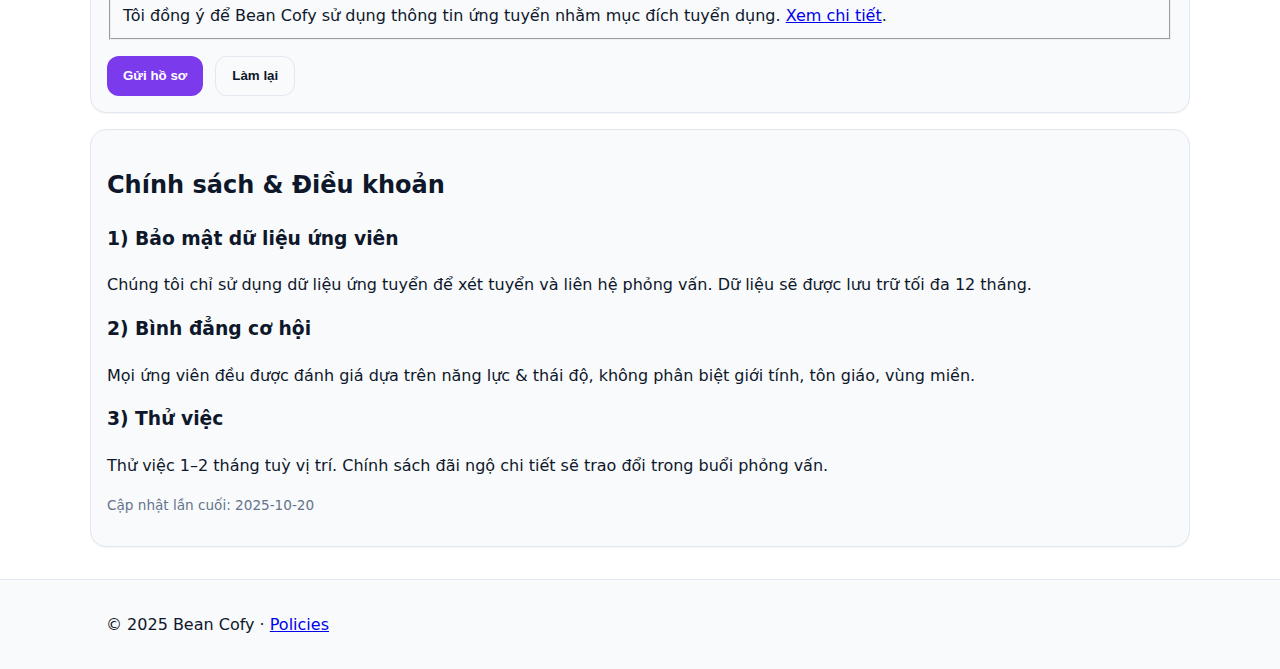
<file: tuyendung.html>
<!DOCTYPE html>
<html lang="vi">
<head>
  <meta charset="utf-8" />
  <meta name="viewport" content="width=device-width, initial-scale=1" />
  <meta name="description" content="Tuyển dụng & Chính sách tại Bean Cofy" />
  <title>Chính sách & Tuyển dụng • Bean Cofy</title>
  <link rel="icon" href="/assets/img/logo.png" type="image/png" />
  <link rel="stylesheet" href="/assets/css/styles.css" />
  <style>
    
    .jobs-hero{background:var(--surface);border-bottom:1px solid var(--border)}
    .job-grid{display:grid;grid-template-columns:repeat(auto-fit,minmax(260px,1fr));gap:1rem}
    .job-card .meta{display:flex;gap:.5rem;flex-wrap:wrap;color:var(--muted);font-size:.9rem}
    .pill{padding:.15rem .5rem;border:1px solid var(--border);border-radius:999px}
    .job-actions{display:flex;gap:.5rem;flex-wrap:wrap;margin-top:.5rem}
    .policy-section h3{margin-top:0}
    .hint-inline{font-size:.85rem;color:var(--muted)}
    .preview-chip{display:inline-block;padding:.15rem .45rem;border:1px dashed var(--border);border-radius:999px;font-size:.8rem;color:var(--muted)}
  </style>
</head>
<body>
  <a class="skip-link" href="#main">Bỏ qua nội dung</a>

  <!-- Topbar -->
  <div class="topbar" role="region" aria-label="Store info">
    <div class="container topbar-inner">
      <span>📍 189 Cô Giang</span>
      <span>📞 0867.594.183</span>
    </div>
  </div>

  <!-- Header -->
  <header class="site-header header-centered jobs-hero" role="banner">
    <div class="container">
      <nav class="site-nav centered" aria-label="Main">
        <button id="navToggle" class="nav-toggle" aria-expanded="false" aria-controls="navMenu">Menu ☰</button>

        <!--brand-->
        <a class="brand-center" href="/index.html" aria-label="Bean Cofy Home">
          <img src="/assets/img/logo.png" width="140" height="48" alt="BEAN COFY logo" />
        </a>

        <!--lr-->
        <ul class="left menu-root" id="navMenu">
          <li class="has-submenu">
            <a href="/menu.html#coffee" aria-haspopup="true" aria-expanded="false">Cà phê</a>
            <button class="submenu-toggle" aria-label="Mở danh mục Cà phê"></button>
            <ul class="submenu" aria-label="Danh mục Cà phê">
              <li><a href="/menu.html#espresso">Espresso</a></li>
              <li><a href="/menu.html#americano">Americano</a></li>
              <li><a href="/menu.html#latte">Latte</a></li>
              <li><a href="/menu.html#cappuccino">Cappuccino</a></li>
              <li><a href="/menu.html#coldbrew">Cold Brew</a></li>
            </ul>
          </li>

          <li class="has-submenu">
            <a href="/menu.html#tea" aria-haspopup="true" aria-expanded="false">Trà</a>
            <button class="submenu-toggle" aria-label="Mở danh mục Trà"></button>
            <ul class="submenu" aria-label="Danh mục Trà">
              <li><a href="/menu.html#sen-tuyet">Trà Sen Tuyết</a></li>
              <li><a href="/menu.html#sen-may">Trà Sen Mây</a></li>
              <li><a href="/menu.html#sen-vai">Trà Sen Vải</a></li>
              <li><a href="/menu.html#dao-cam-sa">Trà Đào Cam Sả</a></li>
              <li><a href="/menu.html#tra-sua">Trà Sữa</a></li>
            </ul>
          </li>

          <li><a href="/aboutus.html">Về Chúng Tôi</a></li>
        </ul>

        <!--rr-->
        <ul class="right menu-root">
          <li class="has-submenu">
            <a href="/tuyendung.html" aria-haspopup="true" aria-expanded="false">Tuyển dụng</a>
            <button class="submenu-toggle" aria-label="Mở danh mục Tuyển dụng"></button>
            <ul class="submenu" aria-label="Tuyển dụng">
              <li><a href="#pt">Part-time Barista</a></li>
              <li><a href="#ft">Full-time Barista</a></li>
              <li><a href="#apply">Ứng tuyển</a></li>
            </ul>
          </li>
          <li><a class="btn small" href="/contact.html">Đặt hàng</a></li>
        </ul>
      </nav>
    </div>
  </header>

  <main id="main" class="site-main">
    <section class="container" id="jobs" aria-labelledby="jobs-title">
      <h1 id="jobs-title">Tuyển dụng tại Bean Cofy</h1>
      <p class="hint">Chúng tôi tìm đồng đội yêu hạt – yêu khách – yêu sạch. Ứng tuyển ngay bên dưới 👇</p>

      <div class="job-grid">
        <!-- PT -->
        <article id="pt" class="card job-card" aria-labelledby="pt-title">
          <h2 id="pt-title">Part-time Barista</h2>
          <p>Phù hợp sinh viên, lịch theo ca. Được đào tạo từ nền tảng.</p>
          <div class="meta">
            <span class="pill">Ca 4–6h</span>
            <span class="pill">Từ 25–35k/giờ + tip</span>
            <span class="pill">Quận 1</span>
          </div>
          <ul>
            <li>Hỗ trợ pha chế espresso, trà, chuẩn bị nguyên liệu</li>
            <li>Giữ vệ sinh khu vực làm việc, tiêu chuẩn an toàn thực phẩm</li>
            <li>Thái độ thân thiện, giao tiếp tốt</li>
          </ul>
          <div class="job-actions">
            <a class="btn" href="#apply">Ứng tuyển ngay</a>
            <a class="btn secondary" href="/about.html">Tìm hiểu về chúng tôi</a>
          </div>
        </article>

        <!-- FT -->
        <article id="ft" class="card job-card" aria-labelledby="ft-title">
          <h2 id="ft-title">Full-time Barista</h2>
          <p>Nhân sự nòng cốt quầy bar. Ưu tiên có kinh nghiệm 6–12 tháng.</p>
          <div class="meta">
            <span class="pill">8h/ngày</span>
            <span class="pill">8–10tr + thưởng</span>
            <span class="pill">BHXH sau thử việc</span>
          </div>
          <ul>
            <li>Vận hành máy espresso, chuẩn đồ theo SOP</li>
            <li>Đề xuất công thức theo mùa, training nội bộ</li>
            <li>Trực ca, phối hợp bán hàng & giao nhận</li>
          </ul>
          <div class="job-actions">
            <a class="btn" href="#apply">Ứng tuyển ngay</a>
            <a class="btn secondary" href="/menu.html">Xem menu hiện có</a>
          </div>
        </article>
      </div>
    </section>

    <!--form-->
    <section class="container card" id="apply" aria-labelledby="apply-title" style="margin-top:1rem">
      <h2 id="apply-title">Form ứng tuyển</h2>
      <p class="hint">Điền đầy đủ thông tin.* là bắt buộc.</p>

      <form id="jobsForm" novalidate>
        <fieldset>
          <legend>Thông tin cá nhân</legend>

          <div class="form-grid">
            <div>
              <label for="fullname">Họ và tên *</label>
              <input id="fullname" name="fullname" type="text" required placeholder="Nguyễn Văn A" />
            </div>

            <div>
              <label for="email">Email *</label>
              <input id="email" name="email" type="email" required placeholder="ban@vi.du" />
            </div>

            <div>
              <label for="phone">Điện thoại *</label>
              <input id="phone" name="phone" type="tel" required placeholder="09xxxxxxxx"
                     pattern="^(0|\+84)[0-9]{9,10}$" />
              <div class="hint">Định dạng: 0xxxxxxxxx hoặc +84xxxxxxxx</div>
            </div>

            <div>
              <label for="dob">Ngày sinh</label>
              <input id="dob" name="dob" type="date" />
            </div>

            <div>
              <label for="city">Khu vực</label>
              <input id="city" name="city" list="city-list" placeholder="TP.HCM" />
              <datalist id="city-list">
                <option value="TP.HCM"></option>
                <option value="Hà Nội"></option>
                <option value="Đà Nẵng"></option>
              </datalist>
            </div>

            <div>
              <label for="avatar">Ảnh hồ sơ (JPG/PNG, ≤ 2MB)</label>
              <input id="avatar" name="avatar" type="file" accept=".jpg,.jpeg,.png" />
            </div>
          </div>
        </fieldset>

        <fieldset>
          <legend>Thông tin ứng tuyển</legend>

          <div class="form-grid">
            <div>
              <label for="position">Vị trí *</label>
              <select id="position" name="position" required>
                <optgroup label="Quầy bar">
                  <option value="pt">Part-time Barista</option>
                  <option value="ft">Full-time Barista</option>
                </optgroup>
                <optgroup label="Khác">
                  <option value="cashier">Thu ngân</option>
                  <option value="ship">Giao nhận</option>
                </optgroup>
              </select>
            </div>

            <div>
              <label for="exp">Kinh nghiệm (tháng)</label>
              <input id="exp" name="exp" type="number" min="0" max="120" step="1" placeholder="6" />
            </div>

            <div>
              <label for="salary">Mong muốn lương</label>
              <input id="salary" name="salary" type="range" min="3000000" max="12000000" step="500000"
                     oninput="salaryOut.value = Number(this.value).toLocaleString('vi-VN') + ' đ'">
              <div class="hint">Ước lượng: <output id="salaryOut" class="preview-chip">3.000.000 đ</output></div>
            </div>

            <div class="full">
              <label for="about">Giới thiệu ngắn</label>
              <textarea id="about" name="about" rows="4" placeholder="Điểm mạnh/kinh nghiệm nổi bật…"></textarea>
            </div>
          </div>

          <div class="choices" role="group" aria-label="Hình thức làm việc">
            <span class="hint-inline">Hình thức:</span>
            <label><input type="radio" name="type" value="part" checked> Part-time</label>
            <label><input type="radio" name="type" value="full"> Full-time</label>
          </div>

          <div class="choices" role="group" aria-label="Ca làm có thể">
            <span class="hint-inline">Ca có thể:</span>
            <label><input type="checkbox" name="shift" value="morning"> Sáng</label>
            <label><input type="checkbox" name="shift" value="afternoon"> Chiều</label>
            <label><input type="checkbox" name="shift" value="evening"> Tối</label>
          </div>

          <!--samples-->
          <input type="hidden" name="source" value="policy-jobs-page" />
        </fieldset>

        <fieldset>
          <legend>Điều khoản</legend>
          <label>
            <input type="checkbox" name="agree" required>
            Tôi đồng ý để Bean Cofy sử dụng thông tin ứng tuyển nhằm mục đích tuyển dụng. <a href="#terms">Xem chi tiết</a>.
          </label>
        </fieldset>

        <div class="form-actions">
          <button type="submit" class="btn">Gửi hồ sơ</button>
          <button type="reset" class="btn secondary">Làm lại</button>
          <span id="jobsStatus" class="hint" role="status" aria-live="polite"></span>
        </div>
      </form>
    </section>

    <!--policy-->
    <section class="container card policy-section" id="terms" aria-labelledby="terms-title" style="margin-top:1rem">
      <h2 id="terms-title">Chính sách & Điều khoản</h2>
      <h3>1) Bảo mật dữ liệu ứng viên</h3>
      <p>Chúng tôi chỉ sử dụng dữ liệu ứng tuyển để xét tuyển và liên hệ phỏng vấn. Dữ liệu sẽ được lưu trữ tối đa 12 tháng.</p>
      <h3>2) Bình đẳng cơ hội</h3>
      <p>Mọi ứng viên đều được đánh giá dựa trên năng lực & thái độ, không phân biệt giới tính, tôn giáo, vùng miền.</p>
      <h3>3) Thử việc</h3>
      <p>Thử việc 1–2 tháng tuỳ vị trí. Chính sách đãi ngộ chi tiết sẽ trao đổi trong buổi phỏng vấn.</p>
      <p class="hint">Cập nhật lần cuối: 2025-10-20</p>
    </section>
  </main>

  <footer class="site-footer">
    <div class="container">
      <p>&copy; 2025 Bean Cofy · <a href="/policy.html">Policies</a></p>
    </div>
  </footer>

  <script src="/assets/js/main.js" defer></script>
  <script>
    // noti
    const jf = document.getElementById('jobsForm');
    const js = document.getElementById('jobsStatus');
    if(jf && js){
      jf.addEventListener('submit', (e) => {
        e.preventDefault();
        if(!jf.checkValidity()){
          js.textContent = 'Vui lòng kiểm tra lại thông tin bắt buộc và định dạng.';
          js.style.color = 'tomato';
          jf.reportValidity();
          return;
        }
        js.textContent = 'Đã gửi hồ sơ! Cảm ơn bạn đã ứng tuyển tại Bean Cofy.';
        js.style.color = 'green';
        jf.reset();
        // reset output 
        const salaryOut = document.getElementById('salaryOut');
        if(salaryOut) salaryOut.textContent = '3.000.000 đ';
      });
    }
  </script>
</body>
</html>
</file>
<file: assets/css/styles.css>
/* Theme */
:root{
  --bg:#ffffff;
  --text:#0f172a;
  --muted:#64748b;
  --brand:#7c3aed;
  --brand-600:#6d28d9;
  --surface:#f8fafc;
  --border:#e2e8f0;
  --focus:#0ea5e9;
  --radius:16px;
}
@media (prefers-color-scheme: dark){
  :root{
    --bg:#0b1220;
    --text:#e5e7eb;
    --muted:#94a3b8;
    --surface:#0f172a;
    --border:#1f2937;
  }
}

/* Resets / base */
*{box-sizing:border-box}
html,body{margin:0;padding:0}
body{
  background:var(--bg);
  color:var(--text);
  font:16px/1.6 system-ui,-apple-system,Segoe UI,Roboto,Helvetica,Arial,"Apple Color Emoji","Segoe UI Emoji";
}
img{max-width:100%;height:auto;display:block}
.container{max-width:1100px;margin:auto;padding:1rem}
.sr-only{position:absolute;width:1px;height:1px;padding:0;margin:-1px;overflow:hidden;clip:rect(0,0,0,0);white-space:nowrap;border:0}
.skip-link{position:absolute;left:-9999px;top:auto;overflow:hidden}
.skip-link:focus{left:1rem;top:1rem;background:#fff;color:#000;padding:.5rem 1rem;border-radius:.5rem;z-index:1000}

/* Buttons / links */
.btn{display:inline-block;background:var(--brand);color:#fff;border:none;padding:.7rem 1rem;border-radius:.75rem;font-weight:600;cursor:pointer;text-decoration:none}
.btn:hover,.btn:focus{background:var(--brand-600);outline:2px solid var(--focus);outline-offset:2px}
.btn.secondary{background:transparent;color:var(--text);border:1px solid var(--border)}
.btn.small{padding:.45rem .7rem;border-radius:.5rem;font-size:.9rem}
.text-link{color:var(--brand);text-decoration:none}
.text-link:hover{text-decoration:underline}

/* Cards / grids */
.card{background:var(--surface);border:1px solid var(--border);padding:1rem;border-radius:var(--radius);box-shadow:0 1px 0 rgba(0,0,0,.04)}
.media{overflow:hidden}
.media img{border-radius:calc(var(--radius) - 4px)}
.grid-2{display:grid;grid-template-columns:1.2fr 1fr;gap:1rem;align-items:center}
.gallery-grid{display:grid;grid-template-columns:repeat(auto-fit,minmax(260px,1fr));gap:1rem}

/* Forms */
.form-inline{display:flex;align-items:end;gap:.5rem;flex-wrap:wrap}
.form-grid{display:grid;grid-template-columns:repeat(2,minmax(0,1fr));gap:1rem}
.form-grid .full{grid-column:1/-1}
input,select,textarea{width:100%;padding:.6rem .7rem;border:1px solid var(--border);border-radius:.6rem;background:transparent;color:var(--text)}
input:focus,select:focus,textarea:focus{outline:3px solid var(--focus);outline-offset:2px}
.hint{color:var(--muted);font-size:.85rem}
.choices{display:flex;gap:1rem;flex-wrap:wrap}
.form-actions{margin-top:1rem;display:flex;gap:.75rem}

/* Iframe helper */
.responsive-iframe{position:relative;padding-bottom:56.25%;height:0;overflow:hidden;border-radius:var(--radius);border:1px solid var(--border)}
.responsive-iframe iframe{position:absolute;top:0;left:0;width:100%;height:100%}

/* Footer */
.site-footer{margin-top:2rem;border-top:1px solid var(--border);background:var(--surface)}
.site-footer .small{color:var(--muted);font-size:.85rem}

/* Accessibility focus */
a:focus-visible,button:focus-visible,input:focus-visible,select:focus-visible,textarea:focus-visible{outline:3px solid var(--focus);outline-offset:2px}

/* ---------- Header & Nav ---------- */
.site-header{background:var(--surface);border-bottom:1px solid var(--border);position:sticky;top:0;z-index:50}

/* Centered header layout */
.header-centered .site-nav.centered{
  display:grid;grid-template-columns:1fr auto 1fr;align-items:center;gap:1rem;
}
.header-centered .site-nav.centered .menu-root{
  display:flex;gap:1rem;list-style:none;margin:0;padding:0
}
.header-centered .site-nav.centered .brand-center{
  justify-self:center;display:flex;align-items:center;gap:.5rem;
  text-decoration:none;color:var(--text);font-weight:800;letter-spacing:.08em
}
.header-centered .site-nav.centered ul.right{justify-content:flex-end}

.nav-toggle{display:none;background:none;border:1px solid var(--border);padding:.5rem .75rem;border-radius:.5rem}
.site-nav{position:relative;z-index:200}

/* Topbar */
.topbar{background:var(--surface);border-bottom:1px solid var(--border);font-size:.9rem;color:var(--muted)}
.topbar-inner{display:flex;gap:1rem;justify-content:center;flex-wrap:wrap;padding:.25rem 0}

/* ---------- Dropdowns ---------- */
.site-nav li{position:relative}
.has-submenu > a{padding-right:1.5rem}

/* caret button */
.submenu-toggle{
  position:absolute;right:.25rem;top:50%;transform:translateY(-50%);
  width:1.25rem;height:1.25rem;border:0;background:transparent;cursor:pointer;
}
.submenu-toggle::after{content:"▾";font-size:.9rem;color:var(--muted)}

/* submenu panel */
.submenu{
  position:absolute;left:0;top:calc(100% + .4rem);
  min-width:220px;background:var(--bg);border:1px solid var(--border);
  border-radius:.6rem;padding:.4rem;list-style:none;display:none;
  box-shadow:0 8px 24px rgba(0,0,0,.08);z-index:1000;
}
.submenu li a{display:block;padding:.45rem .6rem;border-radius:.5rem;white-space:nowrap}
.submenu li a:hover,.submenu li a:focus{background:var(--border)}

/* show on hover/focus (desktop) */
.has-submenu:hover > .submenu,
.has-submenu:focus-within > .submenu{display:block}

/* ---------- Hero ---------- */
.hero-full{position:relative;min-height:520px;overflow:hidden}
.hero-full .hero-bg{position:absolute;inset:0;background-size:cover;background-position:center;filter:saturate(110%);opacity:.35}
.hero-full .hero-layer{
  position:relative;display:grid;grid-template-columns:1.2fr 1fr 0.8fr;
  gap:1rem;align-items:center;padding:1.25rem 0
}
.hero-title h1{font-size:4.5rem;line-height:1;letter-spacing:.06em;margin:0}
.hero-title .thin{font-weight:300}
.hero-title .subtitle{margin-top:.5rem;color:#fff;text-shadow:0 2px 8px rgba(0,0,0,.35);font-weight:700}
.hero-product{text-align:center}
.hero-product img{max-height:420px;margin:auto;border-radius:1rem;box-shadow:0 30px 60px rgba(0,0,0,.2)}
.hero-product .dots{display:flex;gap:.4rem;justify-content:center;margin-top:.75rem}
.hero-product .dots button{width:9px;height:9px;border-radius:999px;border:0;background:var(--border)}
.hero-product .dots button[aria-selected="true"]{background:var(--brand)}
.hero-side ul{list-style:none;margin:0;padding:0;display:flex;flex-direction:column;gap:.75rem}
.hero-side li{display:flex;gap:.5rem;align-items:center;background:rgba(255,255,255,.7);border:1px solid var(--border);border-radius:.75rem;padding:.4rem}
.hero-side img{width:56px;height:56px;object-fit:cover;border-radius:.6rem}
.hero-side .drink-name{font-weight:700}
.hero-side .price{color:var(--muted)}
.hero-price-highlight{margin-top:1rem;text-align:right}
.hero-price-highlight .name{font-size:1.1rem}
.hero-price-highlight .price.big{font-size:1.6rem;font-weight:800}

/* ---------- Promo cards ---------- */
.promo-cards{display:grid;grid-template-columns:repeat(auto-fit,minmax(260px,1fr));gap:1rem;margin-top:1rem}
.card.promo img{border-radius:.75rem;margin-bottom:.5rem}

/* Ảnh lớn bo góc 20px */
.promo-big{
  padding:0;
  border:none;
  box-shadow:none;
}

/* Cho ảnh ôm khung và bo góc */
.promo-big-link{
  display:block;
  border-radius:20px;
  overflow:hidden; /* để bo góc cắt ảnh chuẩn */
}

.promo-big img{
  display:block;
  width:100%;
  height:auto;
  border-radius:20px; /* đảm bảo bo góc */
  /* Nếu muốn kiểu banner cao vừa phải: */
  /* aspect-ratio: 16/6; object-fit: cover; */
}

/* Cho nó chiếm full hàng trong lưới promo (toàn chiều ngang) */
.promo-cards .promo-big{
  grid-column: 1 / -1;
}


/* ---------- Responsive ---------- */
@media (max-width:1024px){
  .hero-full .hero-layer{grid-template-columns:1fr}
  .hero-price-highlight{text-align:left}
}

@media (max-width:768px){
  .grid-2{grid-template-columns:1fr}

  /* Only toggle the root menus on mobile */
  .site-nav .menu-root{
    display:none;flex-direction:column;background:var(--surface);
    position:absolute;right:1rem;top:64px;padding:.5rem;
    border:1px solid var(--border);border-radius:.75rem
  }
  .nav-toggle{display:inline-block}
  .site-nav[aria-expanded="true"] .menu-root{display:flex}

  /* Keep roots in normal flow for centered layout; submenus stack */
  .site-nav.centered .menu-root{position:static}
  .submenu{position:static;display:none;margin-top:.25rem}
  .has-submenu.open > .submenu{display:block}
}


/* ---------- Print ---------- */
@media print{
  .site-header,.site-footer,.responsive-iframe,.btn{display:none !important}
  body{font-size:12pt}

}
</file>
